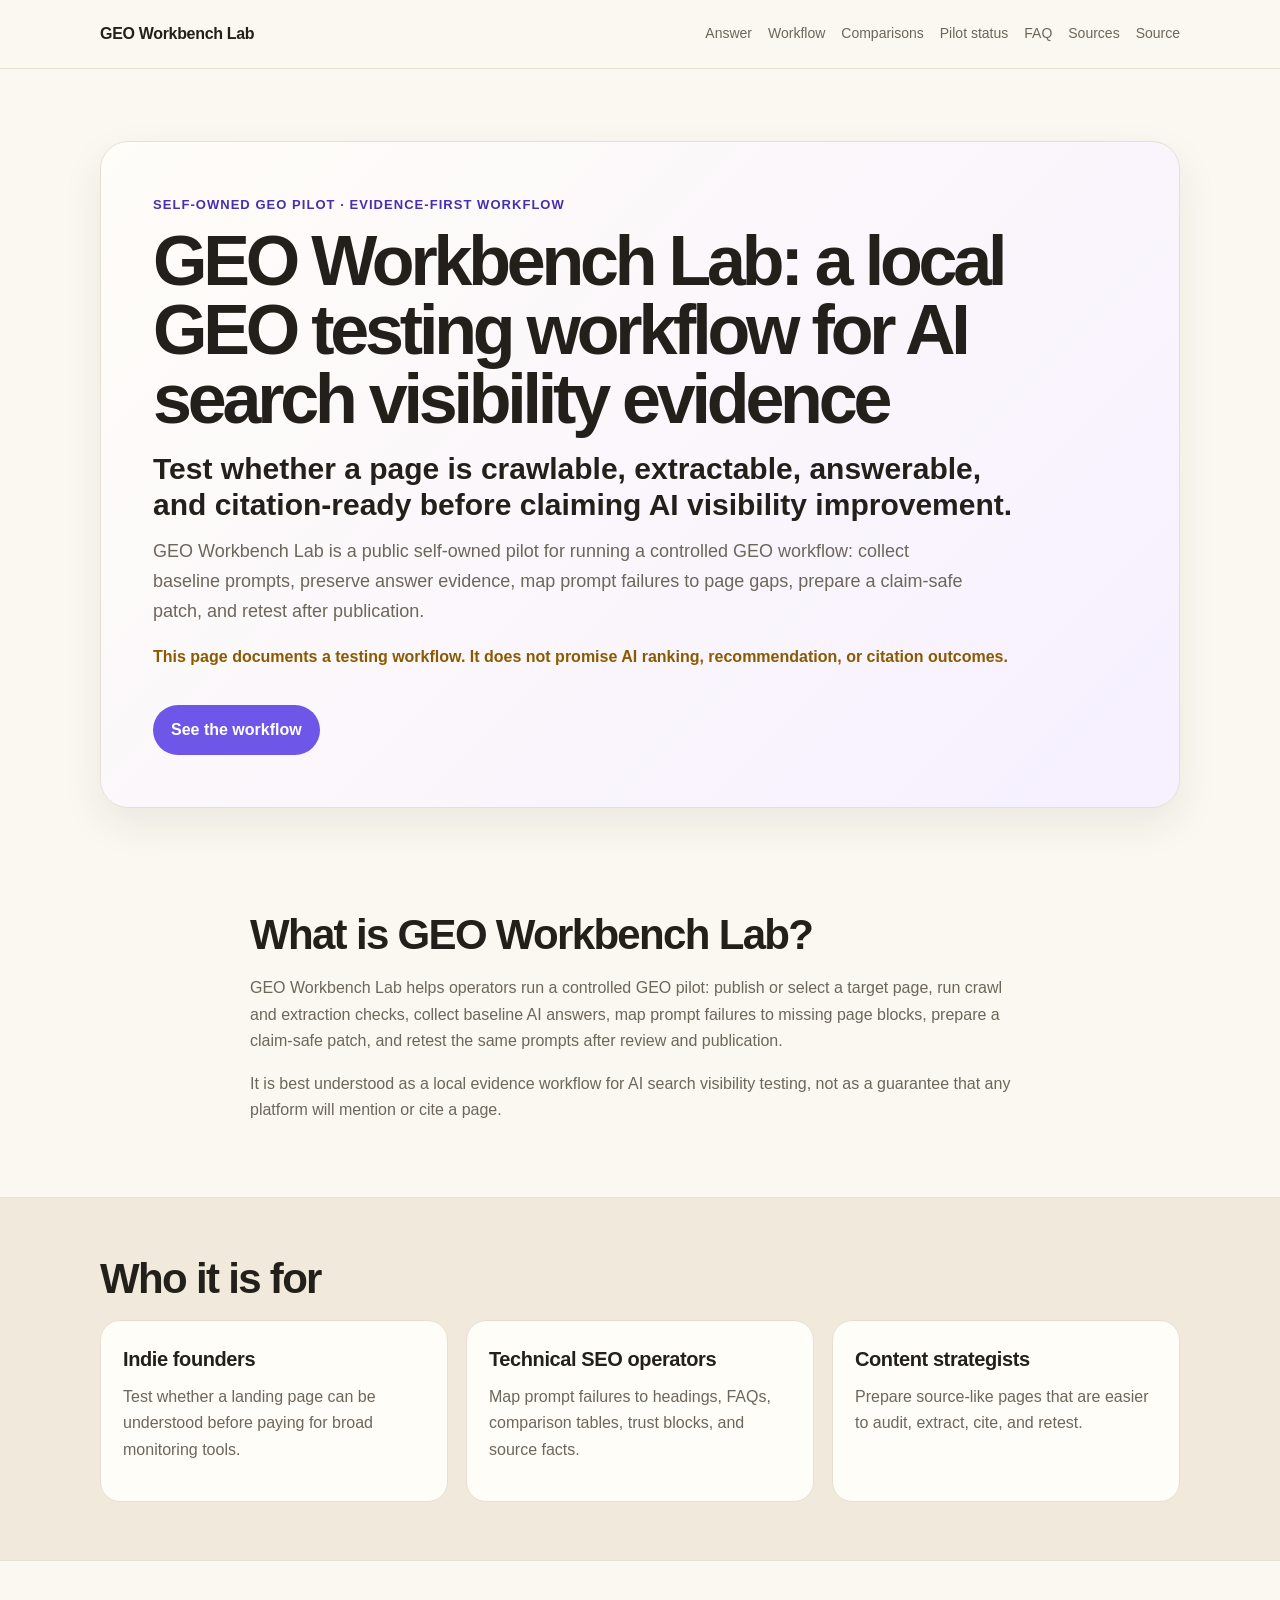
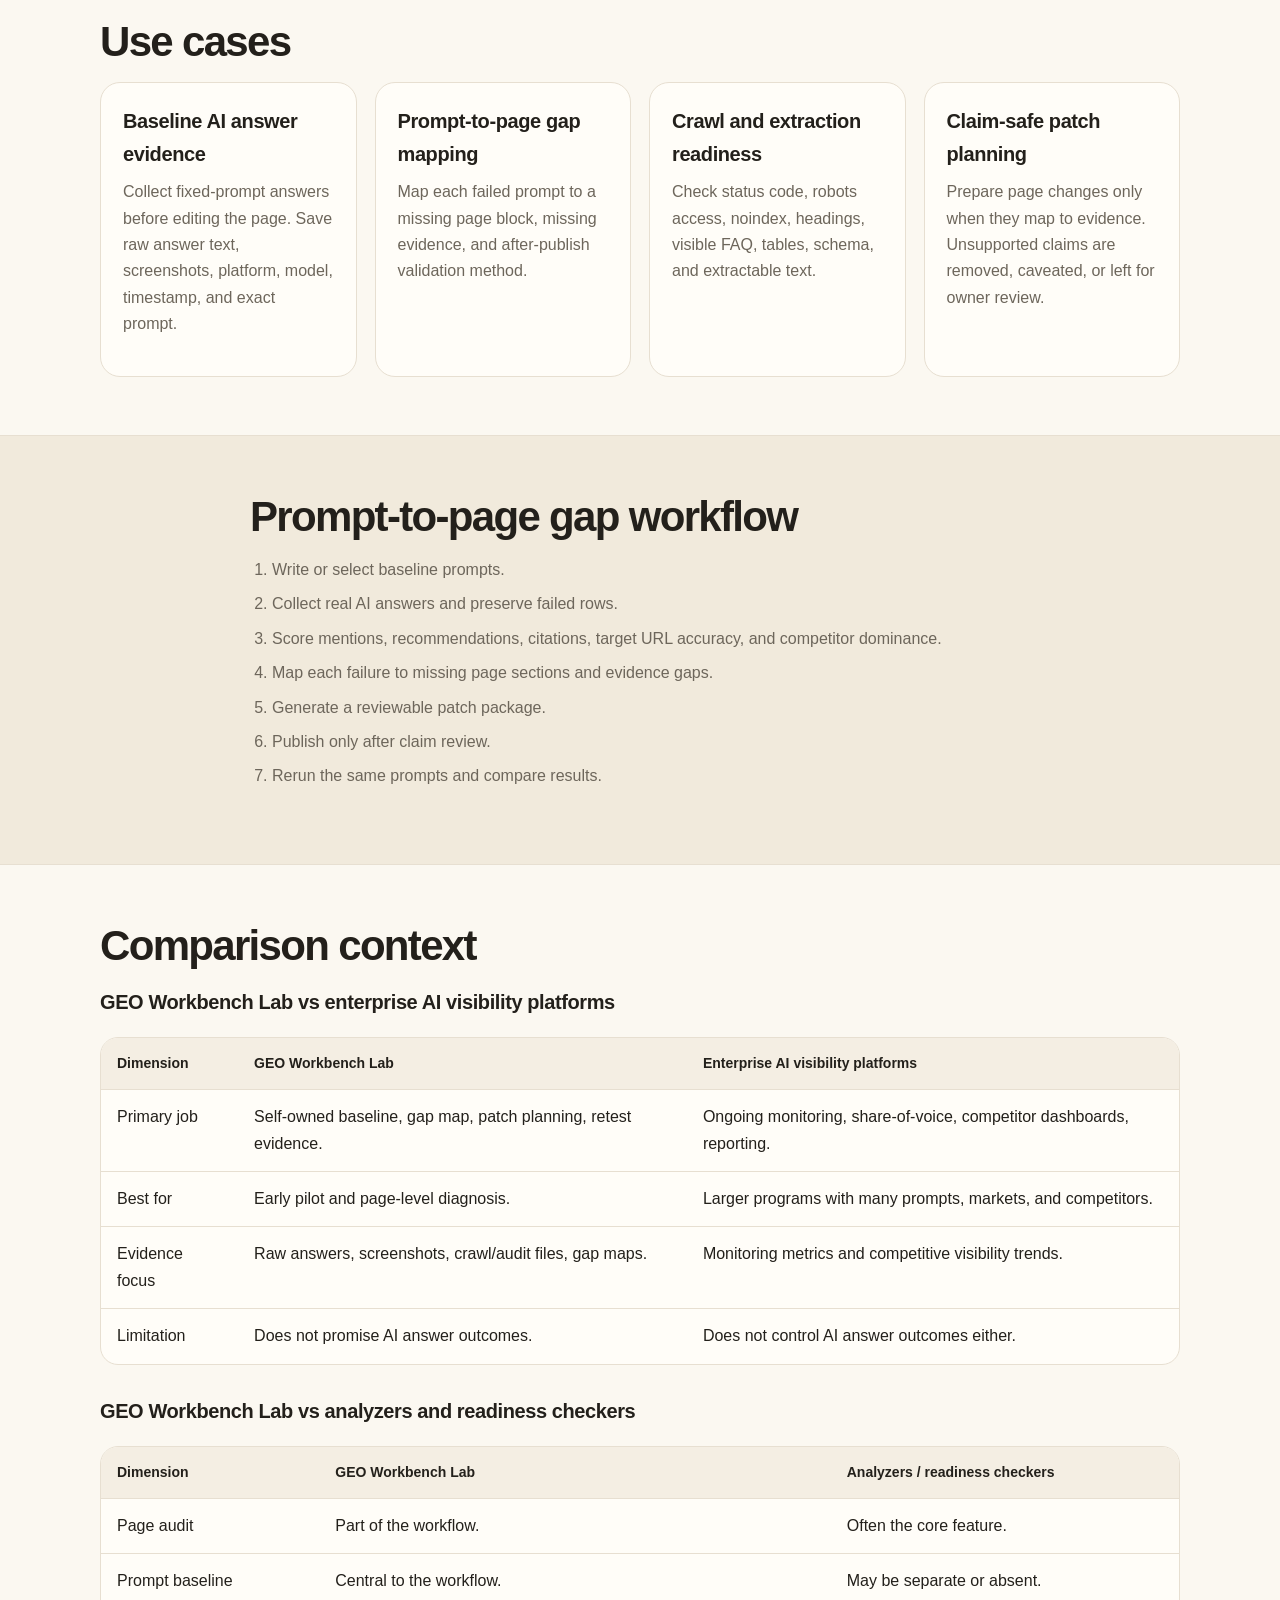
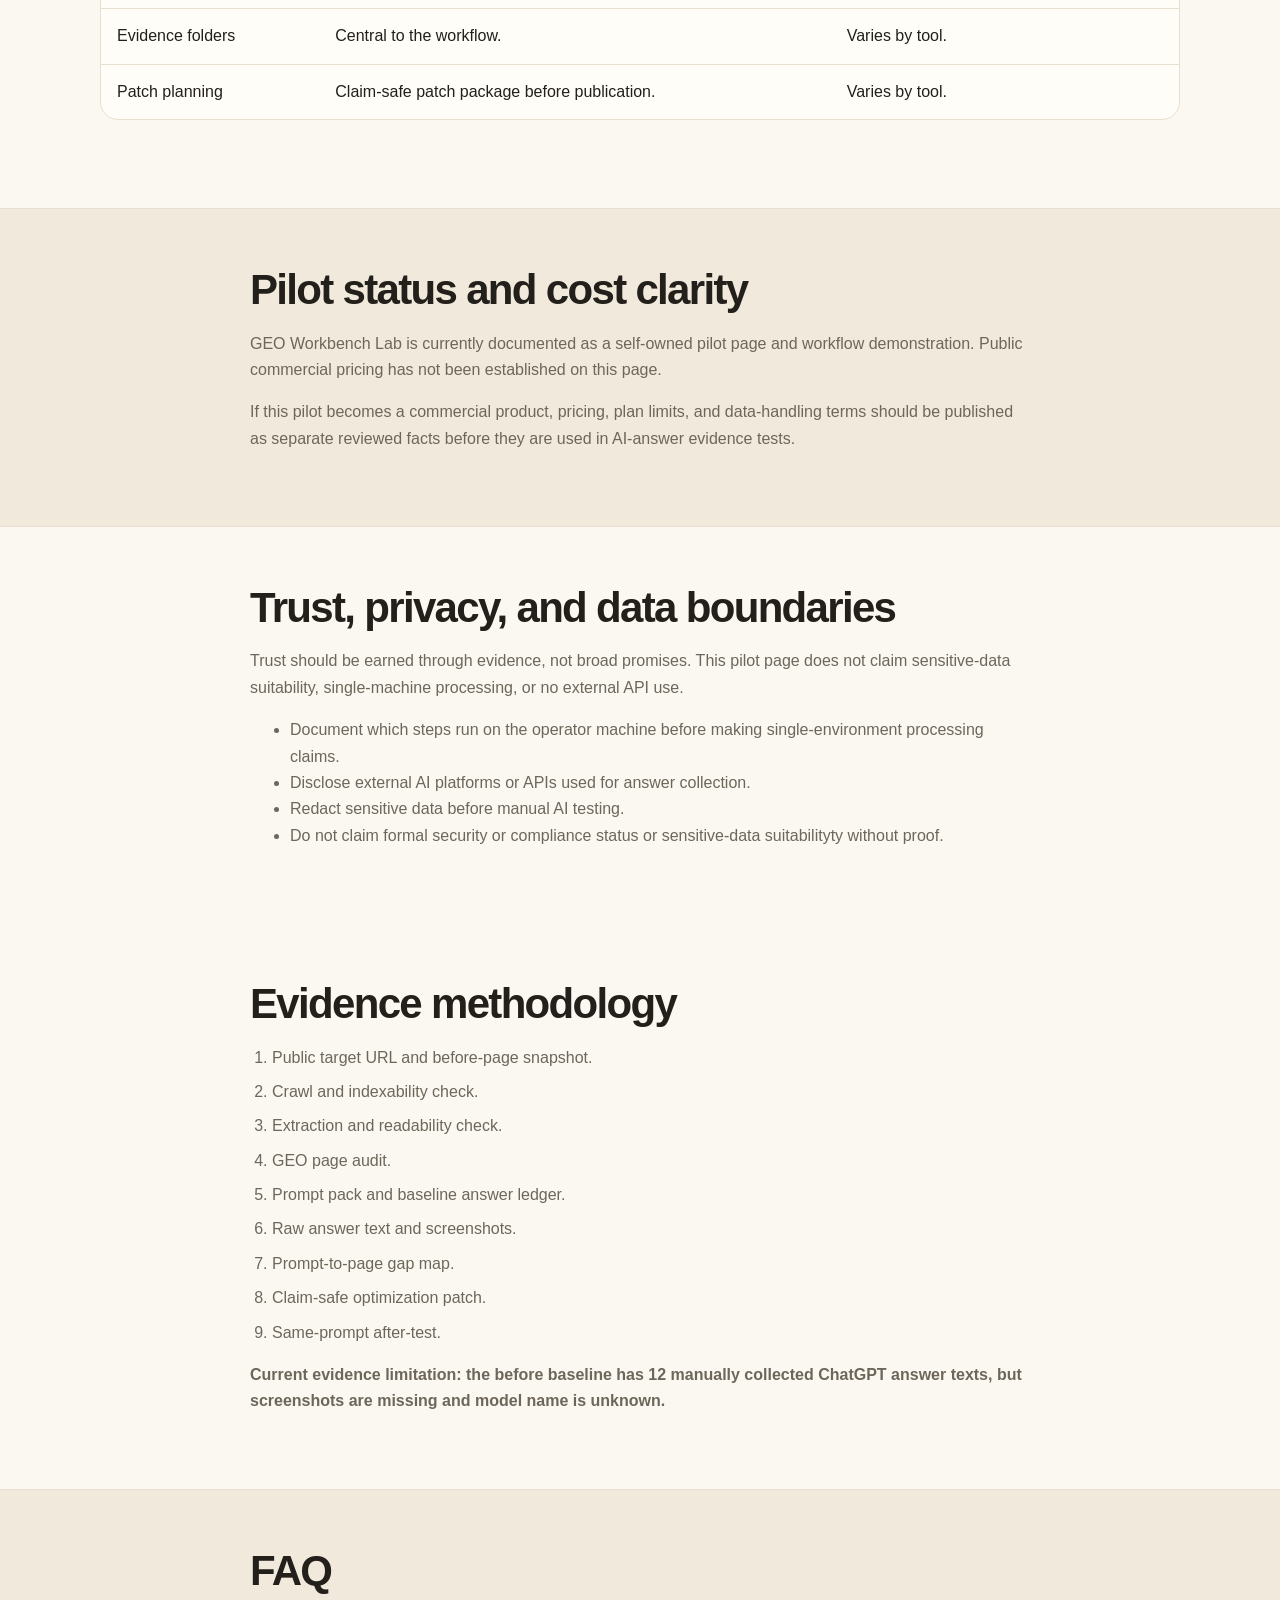
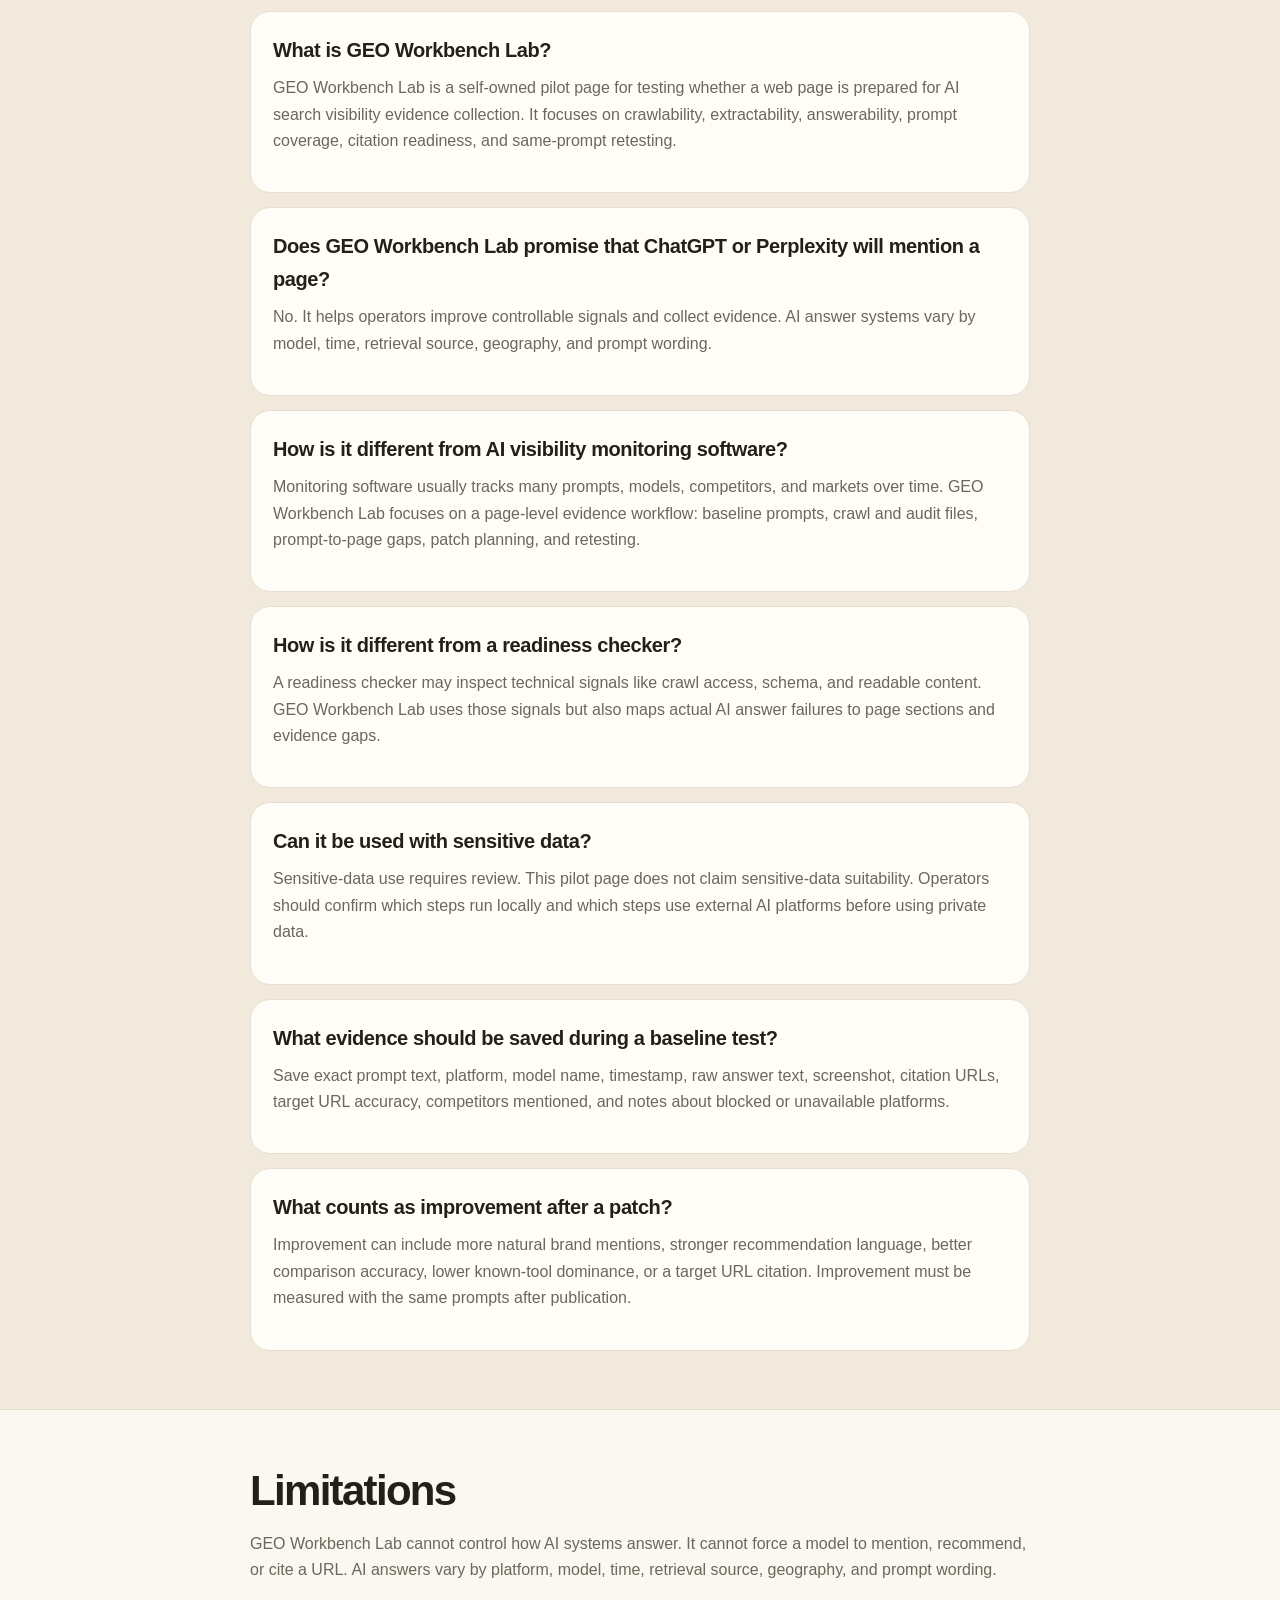
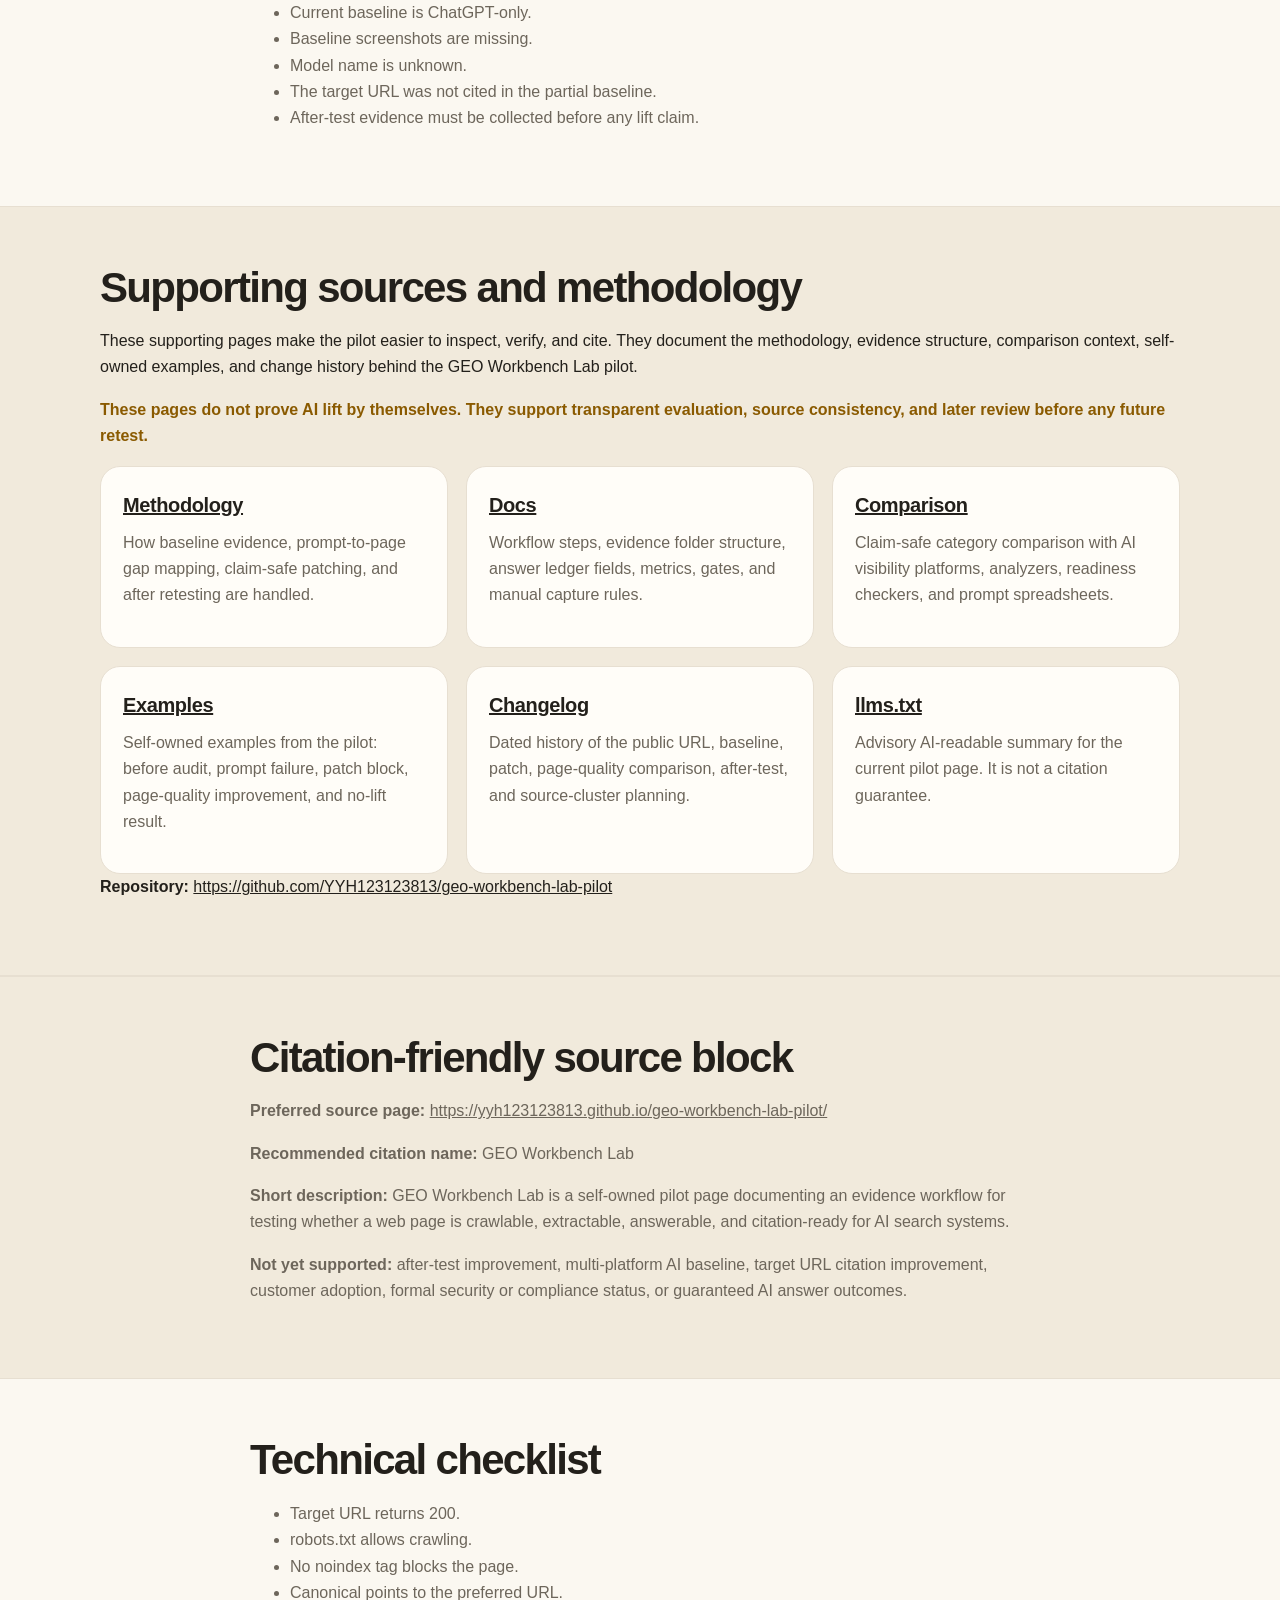
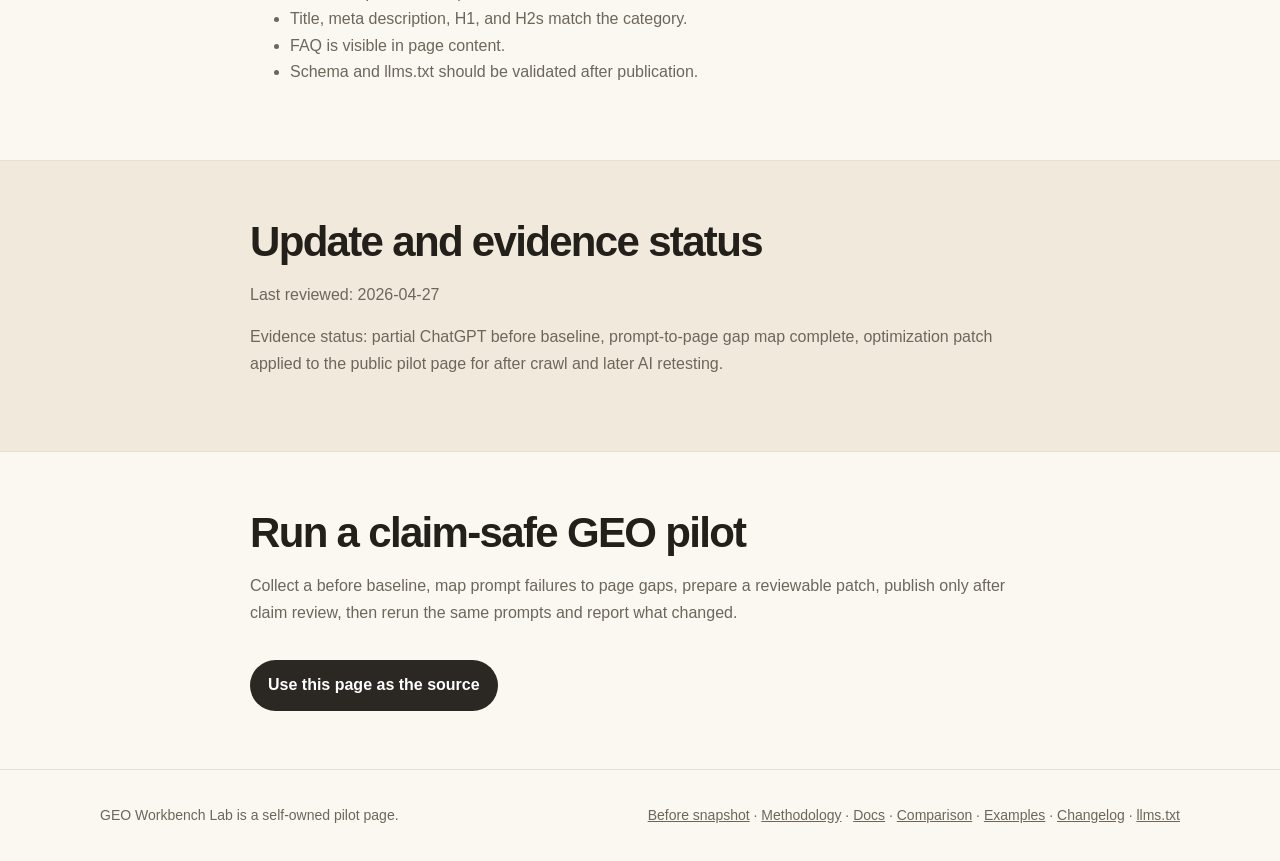
<file: index.html>
<!doctype html>
<html lang="en">
<head>
  <meta charset="utf-8">
  <meta name="viewport" content="width=device-width, initial-scale=1">
  <title>GEO Workbench Lab — Local GEO Testing Workflow for AI Search Visibility Evidence</title>
  <meta name="description" content="GEO Workbench Lab is a self-owned pilot page for testing whether a web page is crawlable, extractable, answerable, and citation-ready for AI search systems.">
  <link rel="canonical" href="https://yyh123123813.github.io/geo-workbench-lab-pilot/">
  <meta property="og:title" content="GEO Workbench Lab — Local GEO Testing Workflow">
  <meta property="og:description" content="A self-owned GEO pilot workflow for baseline prompts, evidence folders, prompt-to-page gap mapping, claim-safe patches, and retesting.">
  <meta property="og:url" content="https://yyh123123813.github.io/geo-workbench-lab-pilot/">
  <meta property="og:type" content="website">
  <link rel="stylesheet" href="assets/style.css">
  <script type="application/ld+json">
{
  "@context": "https://schema.org",
  "@graph": [
    {
      "@type": "WebPage",
      "@id": "https://yyh123123813.github.io/geo-workbench-lab-pilot/#webpage",
      "url": "https://yyh123123813.github.io/geo-workbench-lab-pilot/",
      "name": "GEO Workbench Lab — Local GEO Testing Workflow for AI Search Visibility Evidence",
      "description": "GEO Workbench Lab is a self-owned pilot page for testing whether a web page is crawlable, extractable, answerable, and citation-ready for AI search systems.",
      "isPartOf": {
        "@id": "https://yyh123123813.github.io/geo-workbench-lab-pilot/#website"
      },
      "about": {
        "@id": "https://yyh123123813.github.io/geo-workbench-lab-pilot/#software"
      },
      "mainEntity": {
        "@id": "https://yyh123123813.github.io/geo-workbench-lab-pilot/#faq"
      },
      "dateModified": "2026-04-27"
    },
    {
      "@type": "WebSite",
      "@id": "https://yyh123123813.github.io/geo-workbench-lab-pilot/#website",
      "url": "https://yyh123123813.github.io/geo-workbench-lab-pilot/",
      "name": "GEO Workbench Lab"
    },
    {
      "@type": "SoftwareApplication",
      "@id": "https://yyh123123813.github.io/geo-workbench-lab-pilot/#software",
      "name": "GEO Workbench Lab",
      "applicationCategory": "SEOApplication",
      "operatingSystem": "Web documentation and local evidence workflow",
      "url": "https://yyh123123813.github.io/geo-workbench-lab-pilot/",
      "description": "A self-owned pilot workflow for baseline prompts, evidence folders, page-gap mapping, claim-safe optimization patches, and same-prompt retesting."
    },
    {
      "@type": "Organization",
      "@id": "https://yyh123123813.github.io/geo-workbench-lab-pilot/#organization",
      "name": "GEO Workbench Lab",
      "url": "https://yyh123123813.github.io/geo-workbench-lab-pilot/",
      "description": "Self-owned GEO testing pilot page."
    },
    {
      "@type": "FAQPage",
      "@id": "https://yyh123123813.github.io/geo-workbench-lab-pilot/#faq",
      "mainEntity": [
        {
          "@type": "Question",
          "name": "What is GEO Workbench Lab?",
          "acceptedAnswer": {
            "@type": "Answer",
            "text": "GEO Workbench Lab is a self-owned pilot page for testing whether a web page is prepared for AI search visibility evidence collection. It focuses on crawlability, extractability, answerability, prompt coverage, citation readiness, and same-prompt retesting."
          }
        },
        {
          "@type": "Question",
          "name": "Does GEO Workbench Lab promise that ChatGPT or Perplexity will mention a page?",
          "acceptedAnswer": {
            "@type": "Answer",
            "text": "No. It helps operators improve controllable signals and collect evidence. AI answer systems vary by model, time, retrieval source, geography, and prompt wording."
          }
        },
        {
          "@type": "Question",
          "name": "How is it different from AI visibility monitoring software?",
          "acceptedAnswer": {
            "@type": "Answer",
            "text": "Monitoring software usually tracks many prompts, models, competitors, and markets over time. GEO Workbench Lab focuses on a page-level evidence workflow: baseline prompts, crawl and audit files, prompt-to-page gaps, patch planning, and retesting."
          }
        },
        {
          "@type": "Question",
          "name": "How is it different from a readiness checker?",
          "acceptedAnswer": {
            "@type": "Answer",
            "text": "A readiness checker may inspect technical signals like crawl access, schema, and readable content. GEO Workbench Lab uses those signals but also maps actual AI answer failures to page sections and evidence gaps."
          }
        },
        {
          "@type": "Question",
          "name": "Can it be used with sensitive data?",
          "acceptedAnswer": {
            "@type": "Answer",
            "text": "Sensitive-data use requires review. This pilot page does not claim sensitive-data suitability. Operators should confirm which steps run locally and which steps use external AI platforms before using private data."
          }
        },
        {
          "@type": "Question",
          "name": "What evidence should be saved during a baseline test?",
          "acceptedAnswer": {
            "@type": "Answer",
            "text": "Save exact prompt text, platform, model name, timestamp, raw answer text, screenshot, citation URLs, target URL accuracy, competitors mentioned, and notes about blocked or unavailable platforms."
          }
        },
        {
          "@type": "Question",
          "name": "What counts as improvement after a patch?",
          "acceptedAnswer": {
            "@type": "Answer",
            "text": "Improvement can include more natural brand mentions, stronger recommendation language, better comparison accuracy, lower known-tool dominance, or a target URL citation. Improvement must be measured with the same prompts after publication."
          }
        }
      ]
    },
    {
      "@type": "BreadcrumbList",
      "@id": "https://yyh123123813.github.io/geo-workbench-lab-pilot/#breadcrumb",
      "itemListElement": [
        {
          "@type": "ListItem",
          "position": 1,
          "name": "GEO Workbench Lab",
          "item": "https://yyh123123813.github.io/geo-workbench-lab-pilot/"
        }
      ]
    }
  ]
}
  </script>
</head>
<body>
  <header class="site-header">
    <div class="container header-inner">
      <a class="brand" href="index.html">GEO Workbench Lab</a>
      <nav aria-label="Primary navigation">
        <a href="#direct-answer">Answer</a>
        <a href="#workflow">Workflow</a>
        <a href="#comparisons">Comparisons</a>
        <a href="#pilot-status">Pilot status</a>
        <a href="#faq">FAQ</a>
        <a href="#supporting-sources">Sources</a>
        <a href="#source-citation">Source</a>
      </nav>
    </div>
  </header>

  <main>
    <section class="hero" id="hero" aria-labelledby="hero-title">
      <div class="container hero-card">
        <p class="eyebrow">Self-owned GEO pilot · evidence-first workflow</p>
        <h1 id="hero-title">GEO Workbench Lab: a local GEO testing workflow for AI search visibility evidence</h1>
        <p class="hero-copy">Test whether a page is crawlable, extractable, answerable, and citation-ready before claiming AI visibility improvement.</p>
        <p class="intro">GEO Workbench Lab is a public self-owned pilot for running a controlled GEO workflow: collect baseline prompts, preserve answer evidence, map prompt failures to page gaps, prepare a claim-safe patch, and retest after publication.</p>
        <p class="status-note">This page documents a testing workflow. It does not promise AI ranking, recommendation, or citation outcomes.</p>
        <a class="button" href="#workflow">See the workflow</a>
      </div>
    </section>

    <section id="direct-answer" class="section">
      <div class="container narrow">
        <h2>What is GEO Workbench Lab?</h2>
        <p>GEO Workbench Lab helps operators run a controlled GEO pilot: publish or select a target page, run crawl and extraction checks, collect baseline AI answers, map prompt failures to missing page blocks, prepare a claim-safe patch, and retest the same prompts after review and publication.</p>
        <p>It is best understood as a local evidence workflow for AI search visibility testing, not as a guarantee that any platform will mention or cite a page.</p>
      </div>
    </section>

    <section id="audience" class="section muted">
      <div class="container">
        <h2>Who it is for</h2>
        <div class="cards">
          <article class="card"><h3>Indie founders</h3><p>Test whether a landing page can be understood before paying for broad monitoring tools.</p></article>
          <article class="card"><h3>Technical SEO operators</h3><p>Map prompt failures to headings, FAQs, comparison tables, trust blocks, and source facts.</p></article>
          <article class="card"><h3>Content strategists</h3><p>Prepare source-like pages that are easier to audit, extract, cite, and retest.</p></article>
        </div>
      </div>
    </section>

    <section id="use-cases" class="section">
      <div class="container">
        <h2>Use cases</h2>
        <div class="cards four">
          <article class="card"><h3>Baseline AI answer evidence</h3><p>Collect fixed-prompt answers before editing the page. Save raw answer text, screenshots, platform, model, timestamp, and exact prompt.</p></article>
          <article class="card"><h3>Prompt-to-page gap mapping</h3><p>Map each failed prompt to a missing page block, missing evidence, and after-publish validation method.</p></article>
          <article class="card"><h3>Crawl and extraction readiness</h3><p>Check status code, robots access, noindex, headings, visible FAQ, tables, schema, and extractable text.</p></article>
          <article class="card"><h3>Claim-safe patch planning</h3><p>Prepare page changes only when they map to evidence. Unsupported claims are removed, caveated, or left for owner review.</p></article>
        </div>
      </div>
    </section>

    <section id="workflow" class="section muted">
      <div class="container narrow">
        <h2>Prompt-to-page gap workflow</h2>
        <ol class="steps">
          <li>Write or select baseline prompts.</li>
          <li>Collect real AI answers and preserve failed rows.</li>
          <li>Score mentions, recommendations, citations, target URL accuracy, and competitor dominance.</li>
          <li>Map each failure to missing page sections and evidence gaps.</li>
          <li>Generate a reviewable patch package.</li>
          <li>Publish only after claim review.</li>
          <li>Rerun the same prompts and compare results.</li>
        </ol>
      </div>
    </section>

    <section id="comparisons" class="section">
      <div class="container">
        <h2>Comparison context</h2>
        <h3>GEO Workbench Lab vs enterprise AI visibility platforms</h3>
        <div class="table-wrap"><table>
          <thead><tr><th>Dimension</th><th>GEO Workbench Lab</th><th>Enterprise AI visibility platforms</th></tr></thead>
          <tbody>
            <tr><td>Primary job</td><td>Self-owned baseline, gap map, patch planning, retest evidence.</td><td>Ongoing monitoring, share-of-voice, competitor dashboards, reporting.</td></tr>
            <tr><td>Best for</td><td>Early pilot and page-level diagnosis.</td><td>Larger programs with many prompts, markets, and competitors.</td></tr>
            <tr><td>Evidence focus</td><td>Raw answers, screenshots, crawl/audit files, gap maps.</td><td>Monitoring metrics and competitive visibility trends.</td></tr>
            <tr><td>Limitation</td><td>Does not promise AI answer outcomes.</td><td>Does not control AI answer outcomes either.</td></tr>
          </tbody>
        </table></div>
        <h3>GEO Workbench Lab vs analyzers and readiness checkers</h3>
        <div class="table-wrap"><table>
          <thead><tr><th>Dimension</th><th>GEO Workbench Lab</th><th>Analyzers / readiness checkers</th></tr></thead>
          <tbody>
            <tr><td>Page audit</td><td>Part of the workflow.</td><td>Often the core feature.</td></tr>
            <tr><td>Prompt baseline</td><td>Central to the workflow.</td><td>May be separate or absent.</td></tr>
            <tr><td>Evidence folders</td><td>Central to the workflow.</td><td>Varies by tool.</td></tr>
            <tr><td>Patch planning</td><td>Claim-safe patch package before publication.</td><td>Varies by tool.</td></tr>
          </tbody>
        </table></div>
      </div>
    </section>

    <section id="pilot-status" class="section muted">
      <div class="container narrow">
        <h2>Pilot status and cost clarity</h2>
        <p>GEO Workbench Lab is currently documented as a self-owned pilot page and workflow demonstration. Public commercial pricing has not been established on this page.</p>
        <p>If this pilot becomes a commercial product, pricing, plan limits, and data-handling terms should be published as separate reviewed facts before they are used in AI-answer evidence tests.</p>
      </div>
    </section>

    <section id="trust-privacy" class="section">
      <div class="container narrow">
        <h2>Trust, privacy, and data boundaries</h2>
        <p>Trust should be earned through evidence, not broad promises. This pilot page does not claim sensitive-data suitability, single-machine processing, or no external API use.</p>
        <ul>
          <li>Document which steps run on the operator machine before making single-environment processing claims.</li>
          <li>Disclose external AI platforms or APIs used for answer collection.</li>
          <li>Redact sensitive data before manual AI testing.</li>
          <li>Do not claim formal security or compliance status or sensitive-data suitabilityty without proof.</li>
        </ul>
      </div>
    </section>

    <section id="methodology" class="section">
      <div class="container narrow">
        <h2>Evidence methodology</h2>
        <ol class="steps">
          <li>Public target URL and before-page snapshot.</li>
          <li>Crawl and indexability check.</li>
          <li>Extraction and readability check.</li>
          <li>GEO page audit.</li>
          <li>Prompt pack and baseline answer ledger.</li>
          <li>Raw answer text and screenshots.</li>
          <li>Prompt-to-page gap map.</li>
          <li>Claim-safe optimization patch.</li>
          <li>Same-prompt after-test.</li>
        </ol>
        <p class="status-note">Current evidence limitation: the before baseline has 12 manually collected ChatGPT answer texts, but screenshots are missing and model name is unknown.</p>
      </div>
    </section>

    <section id="faq" class="section muted">
      <div class="container narrow">
        <h2>FAQ</h2>
          <article class="faq-item">
            <h3>What is GEO Workbench Lab?</h3>
            <p>GEO Workbench Lab is a self-owned pilot page for testing whether a web page is prepared for AI search visibility evidence collection. It focuses on crawlability, extractability, answerability, prompt coverage, citation readiness, and same-prompt retesting.</p>
          </article>
          <article class="faq-item">
            <h3>Does GEO Workbench Lab promise that ChatGPT or Perplexity will mention a page?</h3>
            <p>No. It helps operators improve controllable signals and collect evidence. AI answer systems vary by model, time, retrieval source, geography, and prompt wording.</p>
          </article>
          <article class="faq-item">
            <h3>How is it different from AI visibility monitoring software?</h3>
            <p>Monitoring software usually tracks many prompts, models, competitors, and markets over time. GEO Workbench Lab focuses on a page-level evidence workflow: baseline prompts, crawl and audit files, prompt-to-page gaps, patch planning, and retesting.</p>
          </article>
          <article class="faq-item">
            <h3>How is it different from a readiness checker?</h3>
            <p>A readiness checker may inspect technical signals like crawl access, schema, and readable content. GEO Workbench Lab uses those signals but also maps actual AI answer failures to page sections and evidence gaps.</p>
          </article>
          <article class="faq-item">
            <h3>Can it be used with sensitive data?</h3>
            <p>Sensitive-data use requires review. This pilot page does not claim sensitive-data suitability. Operators should confirm which steps run locally and which steps use external AI platforms before using private data.</p>
          </article>
          <article class="faq-item">
            <h3>What evidence should be saved during a baseline test?</h3>
            <p>Save exact prompt text, platform, model name, timestamp, raw answer text, screenshot, citation URLs, target URL accuracy, competitors mentioned, and notes about blocked or unavailable platforms.</p>
          </article>
          <article class="faq-item">
            <h3>What counts as improvement after a patch?</h3>
            <p>Improvement can include more natural brand mentions, stronger recommendation language, better comparison accuracy, lower known-tool dominance, or a target URL citation. Improvement must be measured with the same prompts after publication.</p>
          </article>
      </div>
    </section>

    <section id="limitations" class="section">
      <div class="container narrow">
        <h2>Limitations</h2>
        <p>GEO Workbench Lab cannot control how AI systems answer. It cannot force a model to mention, recommend, or cite a URL. AI answers vary by platform, model, time, retrieval source, geography, and prompt wording.</p>
        <ul>
          <li>Current baseline is ChatGPT-only.</li>
          <li>Baseline screenshots are missing.</li>
          <li>Model name is unknown.</li>
          <li>The target URL was not cited in the partial baseline.</li>
          <li>After-test evidence must be collected before any lift claim.</li>
        </ul>
      </div>
    </section>

    <section id="supporting-sources" class="section muted">
      <div class="container">
        <h2>Supporting sources and methodology</h2>
        <p>These supporting pages make the pilot easier to inspect, verify, and cite. They document the methodology, evidence structure, comparison context, self-owned examples, and change history behind the GEO Workbench Lab pilot.</p>
        <p class="status-note">These pages do not prove AI lift by themselves. They support transparent evaluation, source consistency, and later review before any future retest.</p>
        <div class="cards">
          <article class="card"><h3><a href="methodology.html">Methodology</a></h3><p>How baseline evidence, prompt-to-page gap mapping, claim-safe patching, and after retesting are handled.</p></article>
          <article class="card"><h3><a href="docs.html">Docs</a></h3><p>Workflow steps, evidence folder structure, answer ledger fields, metrics, gates, and manual capture rules.</p></article>
          <article class="card"><h3><a href="comparison.html">Comparison</a></h3><p>Claim-safe category comparison with AI visibility platforms, analyzers, readiness checkers, and prompt spreadsheets.</p></article>
          <article class="card"><h3><a href="examples.html">Examples</a></h3><p>Self-owned examples from the pilot: before audit, prompt failure, patch block, page-quality improvement, and no-lift result.</p></article>
          <article class="card"><h3><a href="changelog.html">Changelog</a></h3><p>Dated history of the public URL, baseline, patch, page-quality comparison, after-test, and source-cluster planning.</p></article>
          <article class="card"><h3><a href="llms.txt">llms.txt</a></h3><p>Advisory AI-readable summary for the current pilot page. It is not a citation guarantee.</p></article>
        </div>
        <p><strong>Repository:</strong> <a href="https://github.com/YYH123123813/geo-workbench-lab-pilot">https://github.com/YYH123123813/geo-workbench-lab-pilot</a></p>
      </div>
    </section>

    <section id="source-citation" class="section muted">
      <div class="container narrow">
        <h2>Citation-friendly source block</h2>
        <p><strong>Preferred source page:</strong> <a href="https://yyh123123813.github.io/geo-workbench-lab-pilot/">https://yyh123123813.github.io/geo-workbench-lab-pilot/</a></p>
        <p><strong>Recommended citation name:</strong> GEO Workbench Lab</p>
        <p><strong>Short description:</strong> GEO Workbench Lab is a self-owned pilot page documenting an evidence workflow for testing whether a web page is crawlable, extractable, answerable, and citation-ready for AI search systems.</p>
        <p><strong>Not yet supported:</strong> after-test improvement, multi-platform AI baseline, target URL citation improvement, customer adoption, formal security or compliance status, or guaranteed AI answer outcomes.</p>
      </div>
    </section>

    <section id="technical-checklist" class="section">
      <div class="container narrow">
        <h2>Technical checklist</h2>
        <ul>
          <li>Target URL returns 200.</li>
          <li>robots.txt allows crawling.</li>
          <li>No noindex tag blocks the page.</li>
          <li>Canonical points to the preferred URL.</li>
          <li>Title, meta description, H1, and H2s match the category.</li>
          <li>FAQ is visible in page content.</li>
          <li>Schema and llms.txt should be validated after publication.</li>
        </ul>
      </div>
    </section>

    <section id="freshness" class="section muted">
      <div class="container narrow">
        <h2>Update and evidence status</h2>
        <p>Last reviewed: 2026-04-27</p>
        <p>Evidence status: partial ChatGPT before baseline, prompt-to-page gap map complete, optimization patch applied to the public pilot page for after crawl and later AI retesting.</p>
      </div>
    </section>

    <section id="cta" class="section cta-section">
      <div class="container narrow">
        <h2>Run a claim-safe GEO pilot</h2>
        <p>Collect a before baseline, map prompt failures to page gaps, prepare a reviewable patch, publish only after claim review, then rerun the same prompts and report what changed.</p>
        <a class="button secondary" href="#source-citation">Use this page as the source</a>
      </div>
    </section>
  </main>

  <footer class="site-footer">
    <div class="container footer-inner">
      <p>GEO Workbench Lab is a self-owned pilot page.</p>
      <p><a href="before.html">Before snapshot</a> · <a href="methodology.html">Methodology</a> · <a href="docs.html">Docs</a> · <a href="comparison.html">Comparison</a> · <a href="examples.html">Examples</a> · <a href="changelog.html">Changelog</a> · <a href="llms.txt">llms.txt</a></p>
    </div>
  </footer>
</body>
</html>
</file>
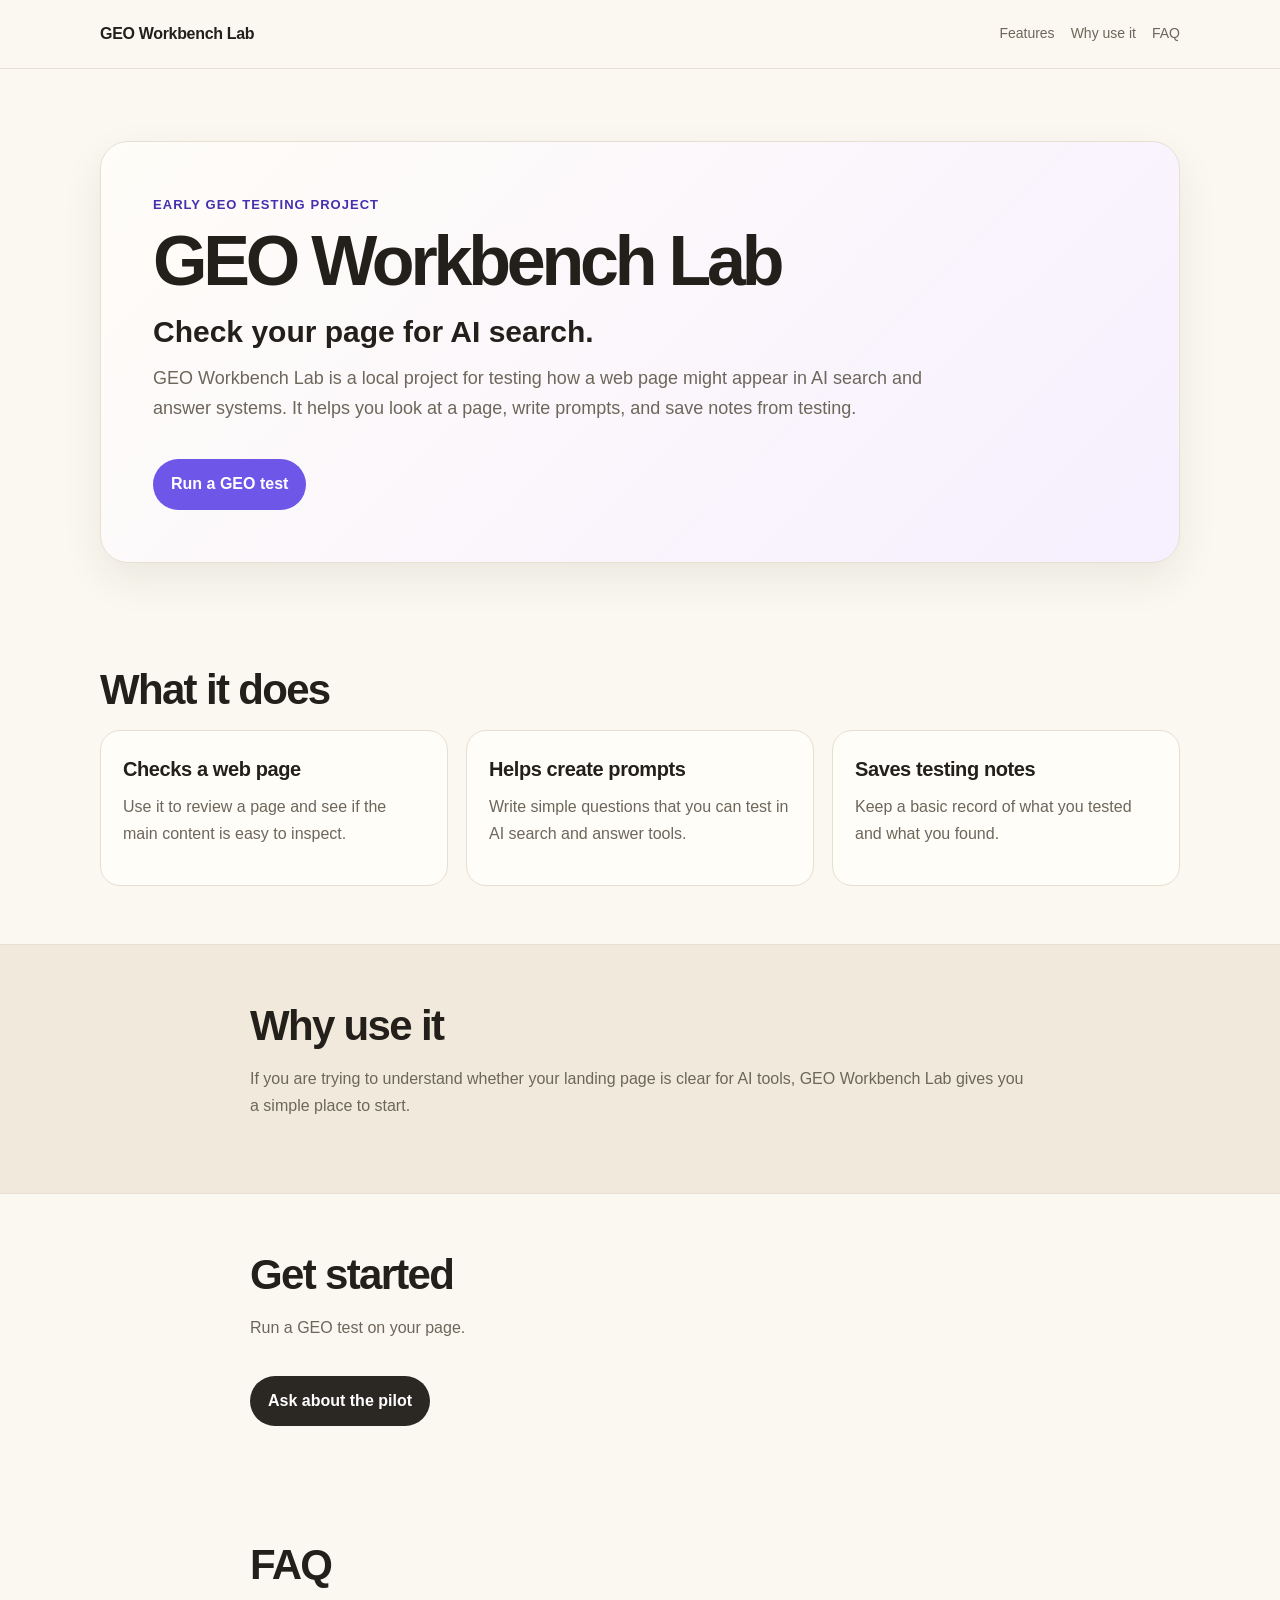
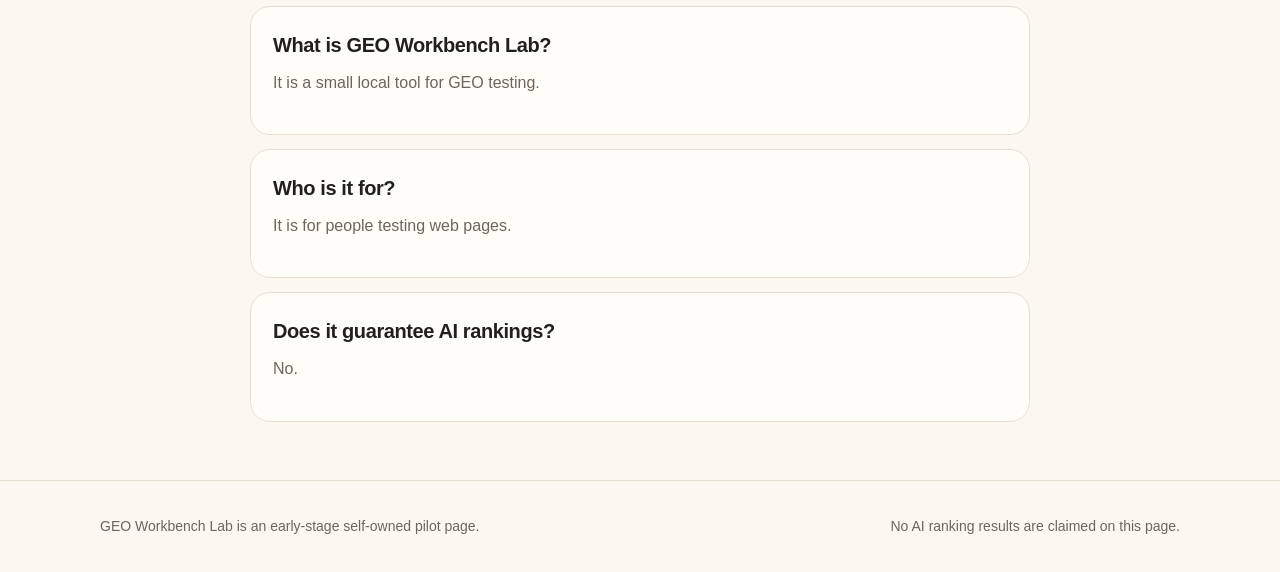
<file: before.html>
<!doctype html>
<html lang="en">
<head>
  <meta charset="utf-8">
  <meta name="viewport" content="width=device-width, initial-scale=1">
  <title>GEO Workbench Lab</title>
  <meta name="description" content="A small local tool for checking GEO pages and AI search visibility.">
  <link rel="stylesheet" href="assets/style.css">
</head>
<body>
  <header class="site-header">
    <div class="container header-inner">
      <a class="brand" href="index.html">GEO Workbench Lab</a>
      <nav aria-label="Primary navigation">
        <a href="#features">Features</a>
        <a href="#why">Why use it</a>
        <a href="#faq">FAQ</a>
      </nav>
    </div>
  </header>

  <main>
    <section class="hero">
      <div class="container hero-card">
        <p class="eyebrow">Early GEO testing project</p>
        <h1>GEO Workbench Lab</h1>
        <p class="hero-copy">Check your page for AI search.</p>
        <p class="intro">GEO Workbench Lab is a local project for testing how a web page might appear in AI search and answer systems. It helps you look at a page, write prompts, and save notes from testing.</p>
        <a class="button" href="#start">Run a GEO test</a>
      </div>
    </section>

    <section id="features" class="section">
      <div class="container">
        <h2>What it does</h2>
        <div class="cards">
          <article class="card">
            <h3>Checks a web page</h3>
            <p>Use it to review a page and see if the main content is easy to inspect.</p>
          </article>
          <article class="card">
            <h3>Helps create prompts</h3>
            <p>Write simple questions that you can test in AI search and answer tools.</p>
          </article>
          <article class="card">
            <h3>Saves testing notes</h3>
            <p>Keep a basic record of what you tested and what you found.</p>
          </article>
        </div>
      </div>
    </section>

    <section id="why" class="section muted">
      <div class="container narrow">
        <h2>Why use it</h2>
        <p>If you are trying to understand whether your landing page is clear for AI tools, GEO Workbench Lab gives you a simple place to start.</p>
      </div>
    </section>

    <section id="start" class="section cta-section">
      <div class="container narrow">
        <h2>Get started</h2>
        <p>Run a GEO test on your page.</p>
        <a class="button secondary" href="mailto:hello@example.com">Ask about the pilot</a>
      </div>
    </section>

    <section id="faq" class="section">
      <div class="container narrow">
        <h2>FAQ</h2>
        <div class="faq-item">
          <h3>What is GEO Workbench Lab?</h3>
          <p>It is a small local tool for GEO testing.</p>
        </div>
        <div class="faq-item">
          <h3>Who is it for?</h3>
          <p>It is for people testing web pages.</p>
        </div>
        <div class="faq-item">
          <h3>Does it guarantee AI rankings?</h3>
          <p>No.</p>
        </div>
      </div>
    </section>
  </main>

  <footer class="site-footer">
    <div class="container footer-inner">
      <p>GEO Workbench Lab is an early-stage self-owned pilot page.</p>
      <p>No AI ranking results are claimed on this page.</p>
    </div>
  </footer>
</body>
</html>
</file>
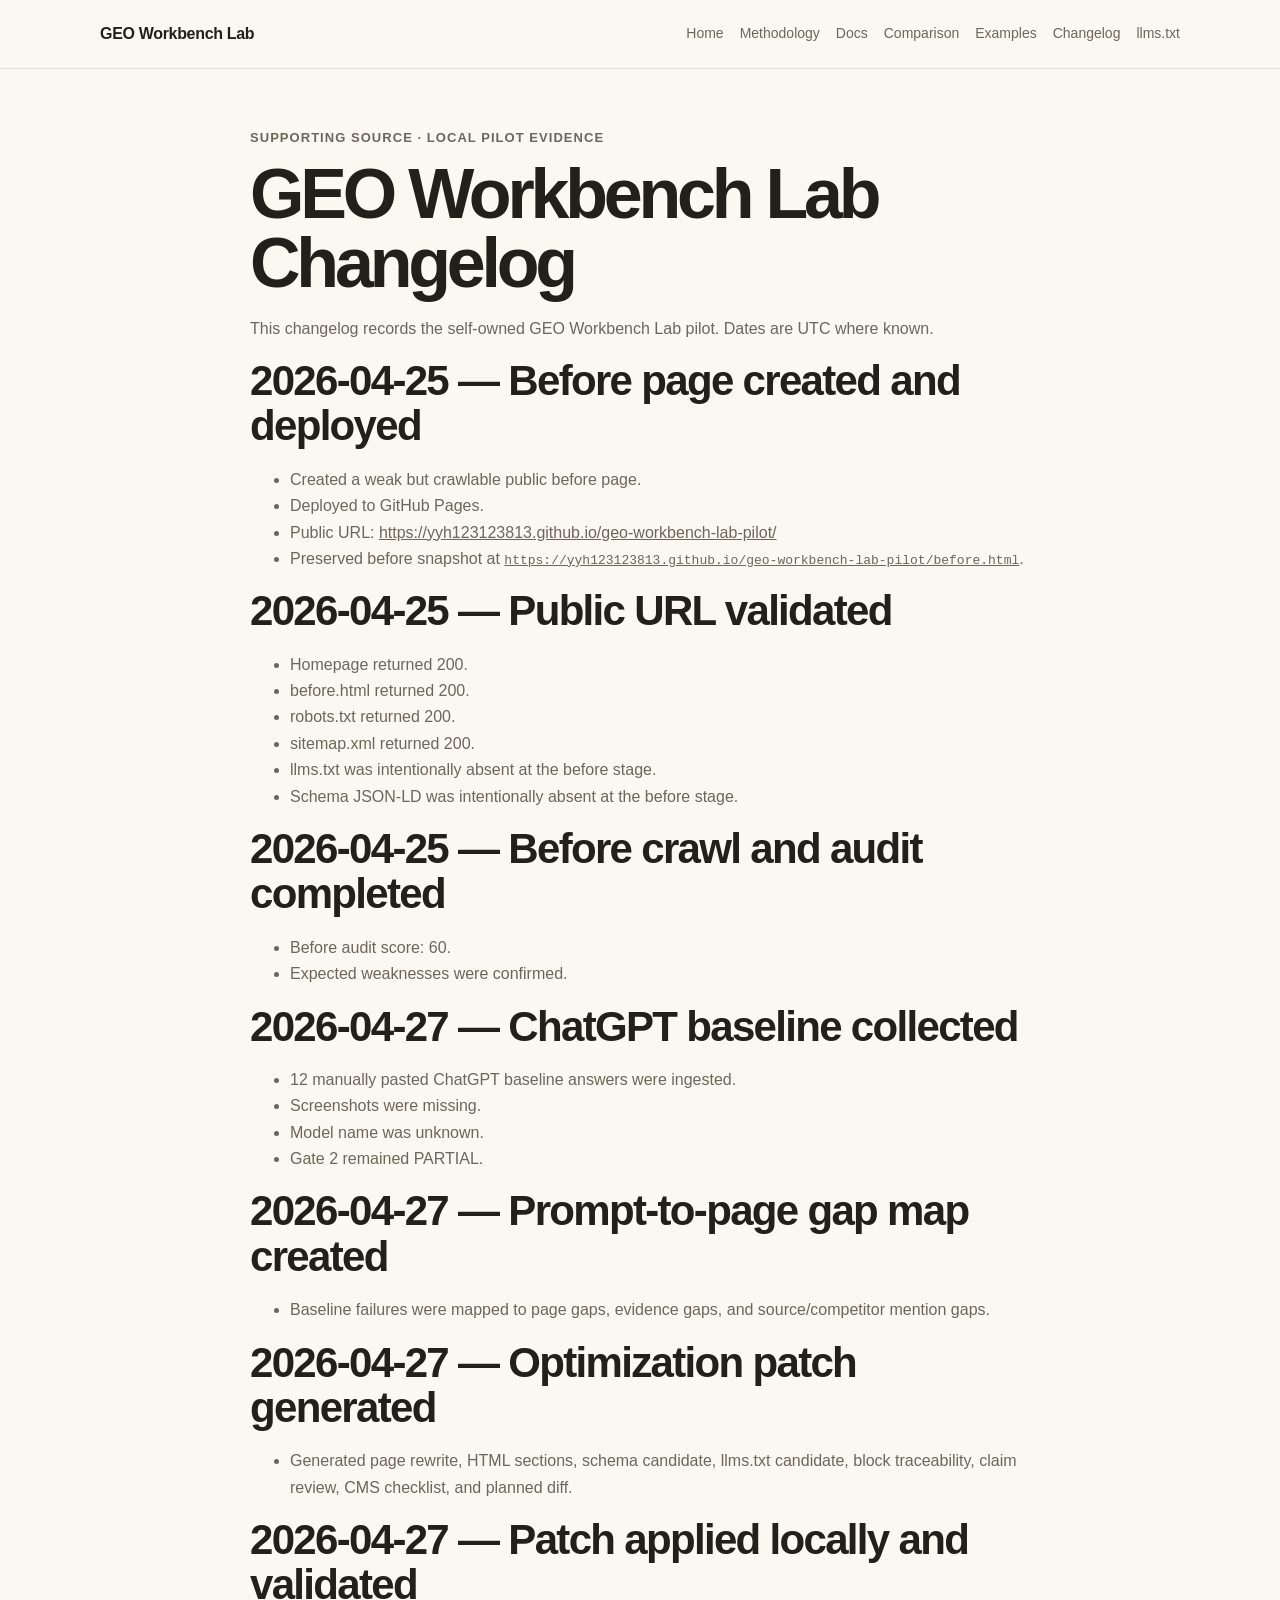
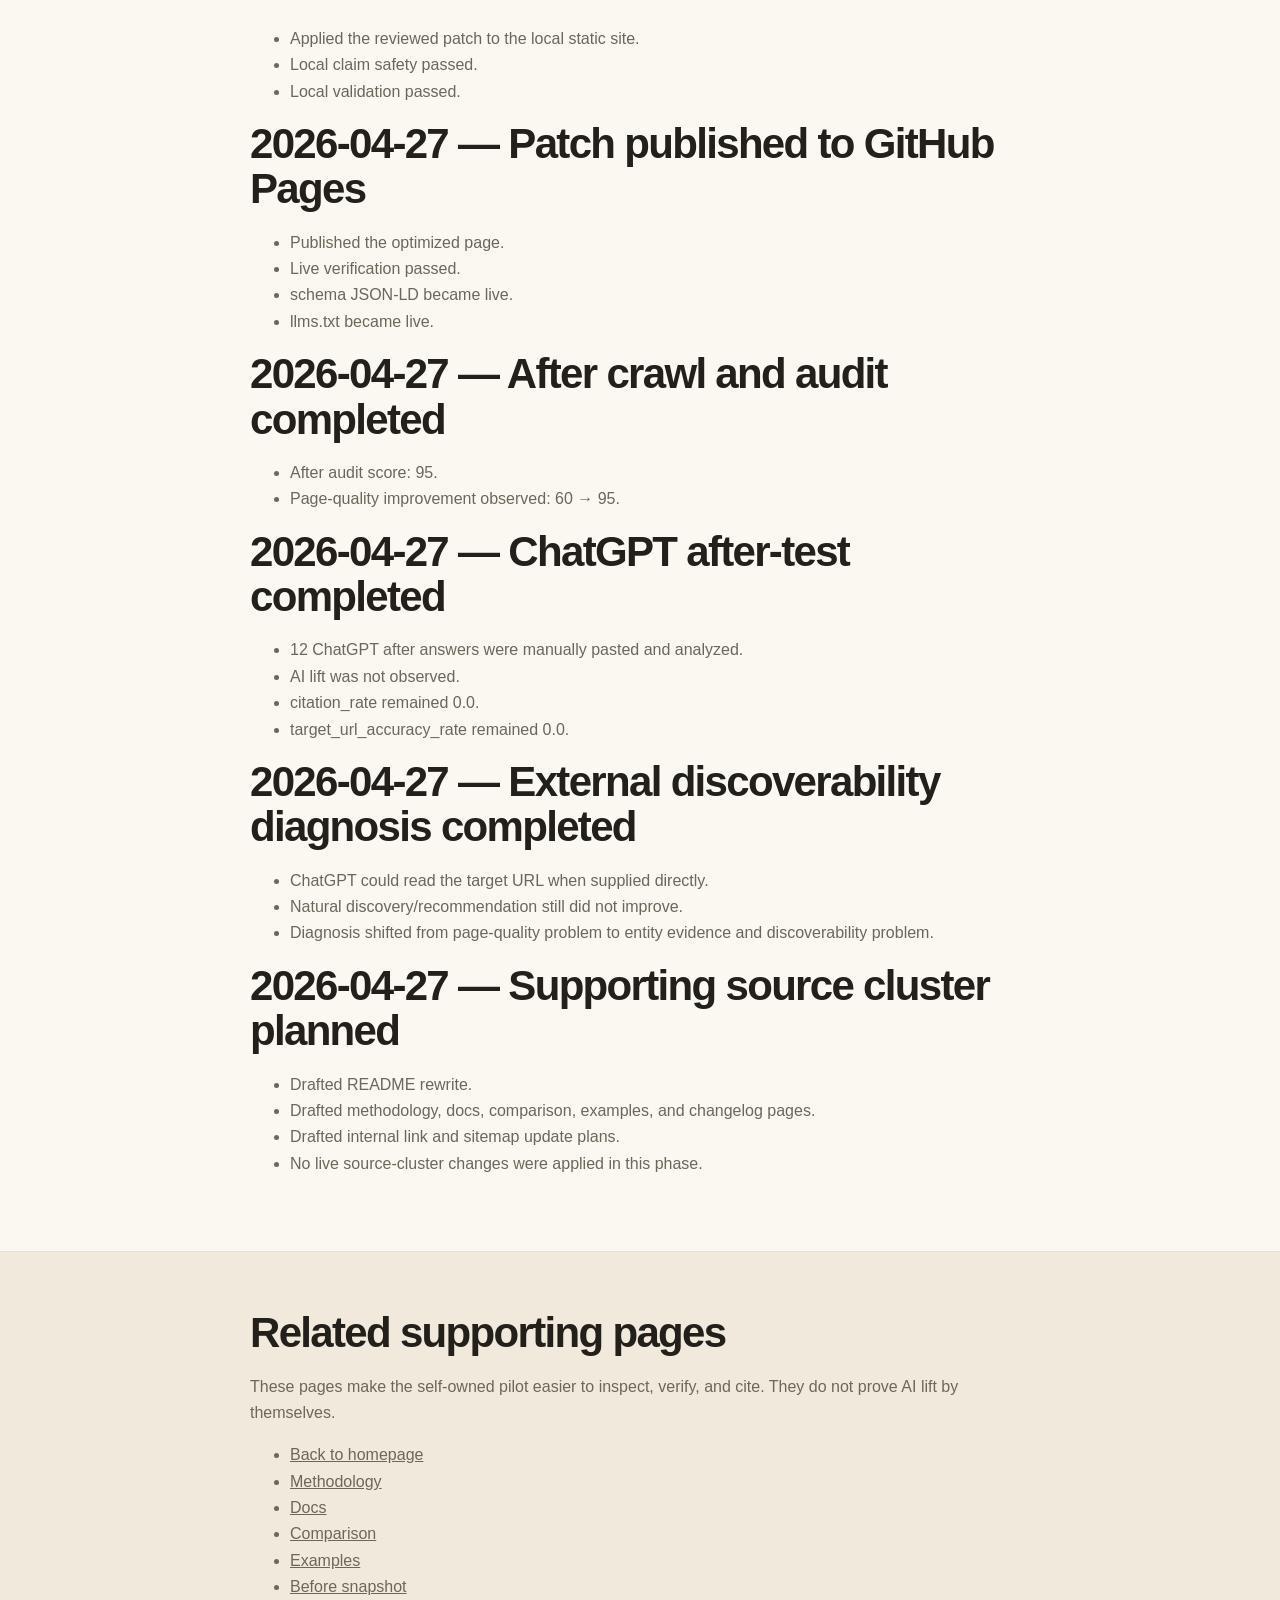
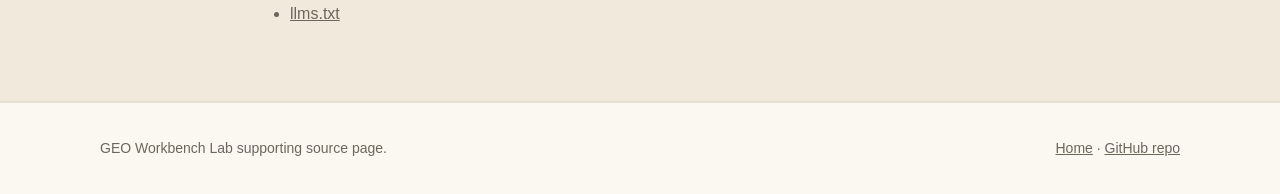
<file: changelog.html>
<!doctype html>
<html lang="en">
<head>
  <meta charset="utf-8">
  <meta name="viewport" content="width=device-width, initial-scale=1">
  <title>GEO Workbench Lab Changelog — GEO Workbench Lab</title>
  <meta name="description" content="Changelog for the GEO Workbench Lab self-owned pilot from before page deployment through source-cluster planning.">
  <link rel="canonical" href="https://yyh123123813.github.io/geo-workbench-lab-pilot/changelog.html">
  <link rel="stylesheet" href="assets/style.css">
</head>
<body>
  <header class="site-header">
    <div class="container header-inner">
      <a class="brand" href="index.html">GEO Workbench Lab</a>
      <nav aria-label="Primary navigation">
        <a href="index.html">Home</a>
        <a href="methodology.html">Methodology</a><a href="docs.html">Docs</a><a href="comparison.html">Comparison</a><a href="examples.html">Examples</a><a href="changelog.html">Changelog</a>
        <a href="llms.txt">llms.txt</a>
      </nav>
    </div>
  </header>
  <main>
    <section class="section">
      <div class="container narrow">
        <p class="eyebrow">Supporting source · local pilot evidence</p>
        <h1>GEO Workbench Lab Changelog</h1>
<p>This changelog records the self-owned GEO Workbench Lab pilot. Dates are UTC where known.</p>
<h2>2026-04-25 — Before page created and deployed</h2>
<ul><li>Created a weak but crawlable public before page.</li><li>Deployed to GitHub Pages.</li><li>Public URL: <a href="https://yyh123123813.github.io/geo-workbench-lab-pilot/">https://yyh123123813.github.io/geo-workbench-lab-pilot/</a></li><li>Preserved before snapshot at <code><a href="https://yyh123123813.github.io/geo-workbench-lab-pilot/before.html">https://yyh123123813.github.io/geo-workbench-lab-pilot/before.html</a></code>.</li></ul>
<h2>2026-04-25 — Public URL validated</h2>
<ul><li>Homepage returned 200.</li><li>before.html returned 200.</li><li>robots.txt returned 200.</li><li>sitemap.xml returned 200.</li><li>llms.txt was intentionally absent at the before stage.</li><li>Schema JSON-LD was intentionally absent at the before stage.</li></ul>
<h2>2026-04-25 — Before crawl and audit completed</h2>
<ul><li>Before audit score: 60.</li><li>Expected weaknesses were confirmed.</li></ul>
<h2>2026-04-27 — ChatGPT baseline collected</h2>
<ul><li>12 manually pasted ChatGPT baseline answers were ingested.</li><li>Screenshots were missing.</li><li>Model name was unknown.</li><li>Gate 2 remained PARTIAL.</li></ul>
<h2>2026-04-27 — Prompt-to-page gap map created</h2>
<ul><li>Baseline failures were mapped to page gaps, evidence gaps, and source/competitor mention gaps.</li></ul>
<h2>2026-04-27 — Optimization patch generated</h2>
<ul><li>Generated page rewrite, HTML sections, schema candidate, llms.txt candidate, block traceability, claim review, CMS checklist, and planned diff.</li></ul>
<h2>2026-04-27 — Patch applied locally and validated</h2>
<ul><li>Applied the reviewed patch to the local static site.</li><li>Local claim safety passed.</li><li>Local validation passed.</li></ul>
<h2>2026-04-27 — Patch published to GitHub Pages</h2>
<ul><li>Published the optimized page.</li><li>Live verification passed.</li><li>schema JSON-LD became live.</li><li>llms.txt became live.</li></ul>
<h2>2026-04-27 — After crawl and audit completed</h2>
<ul><li>After audit score: 95.</li><li>Page-quality improvement observed: 60 → 95.</li></ul>
<h2>2026-04-27 — ChatGPT after-test completed</h2>
<ul><li>12 ChatGPT after answers were manually pasted and analyzed.</li><li>AI lift was not observed.</li><li>citation_rate remained 0.0.</li><li>target_url_accuracy_rate remained 0.0.</li></ul>
<h2>2026-04-27 — External discoverability diagnosis completed</h2>
<ul><li>ChatGPT could read the target URL when supplied directly.</li><li>Natural discovery/recommendation still did not improve.</li><li>Diagnosis shifted from page-quality problem to entity evidence and discoverability problem.</li></ul>
<h2>2026-04-27 — Supporting source cluster planned</h2>
<ul><li>Drafted README rewrite.</li><li>Drafted methodology, docs, comparison, examples, and changelog pages.</li><li>Drafted internal link and sitemap update plans.</li><li>No live source-cluster changes were applied in this phase.</li></ul>
      </div>
    </section>
    <section class="section muted">
      <div class="container narrow">
        <h2>Related supporting pages</h2>
        <p>These pages make the self-owned pilot easier to inspect, verify, and cite. They do not prove AI lift by themselves.</p>
        <ul>
          <li><a href="index.html">Back to homepage</a></li>
          <li><a href="methodology.html">Methodology</a></li><li><a href="docs.html">Docs</a></li><li><a href="comparison.html">Comparison</a></li><li><a href="examples.html">Examples</a></li>
          <li><a href="before.html">Before snapshot</a></li>
          <li><a href="llms.txt">llms.txt</a></li>
        </ul>
      </div>
    </section>
  </main>
  <footer class="site-footer">
    <div class="container footer-inner">
      <p>GEO Workbench Lab supporting source page.</p>
      <p><a href="index.html">Home</a> · <a href="https://github.com/YYH123123813/geo-workbench-lab-pilot">GitHub repo</a></p>
    </div>
  </footer>
</body>
</html>
</file>
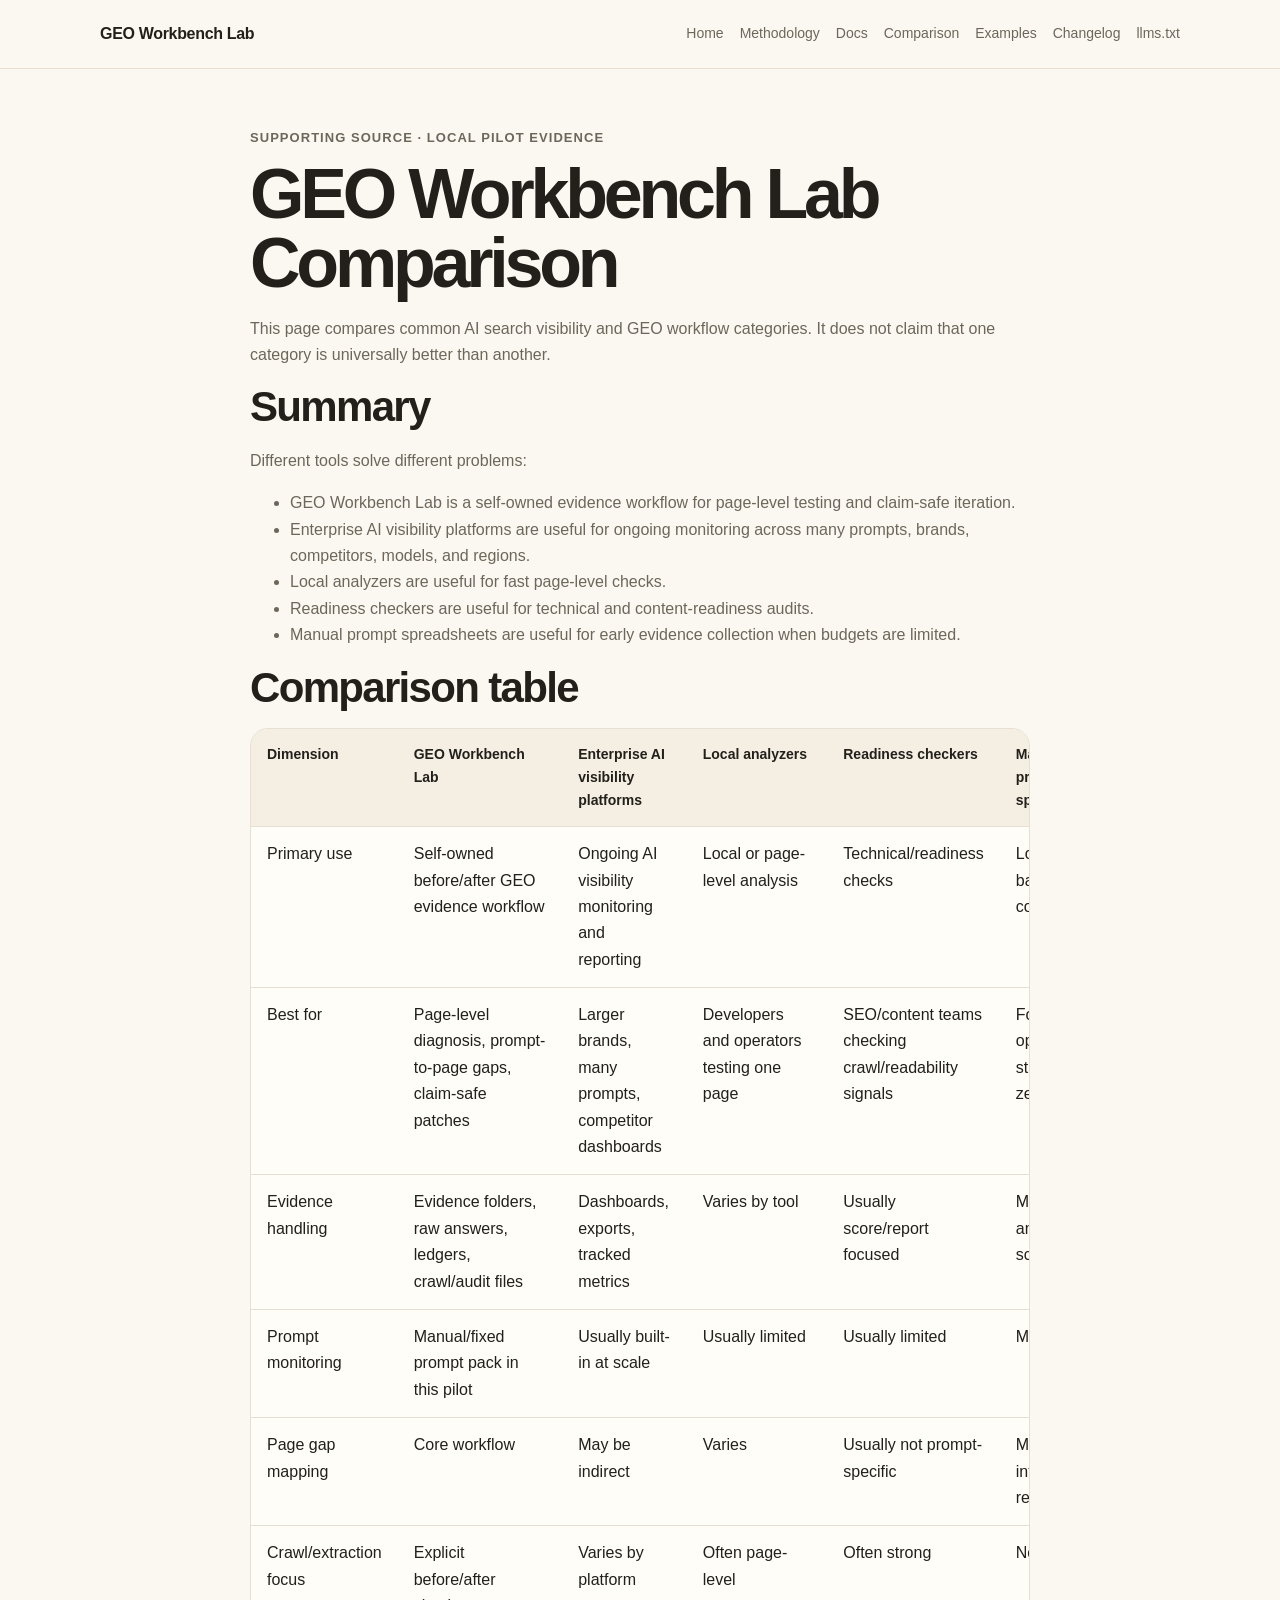
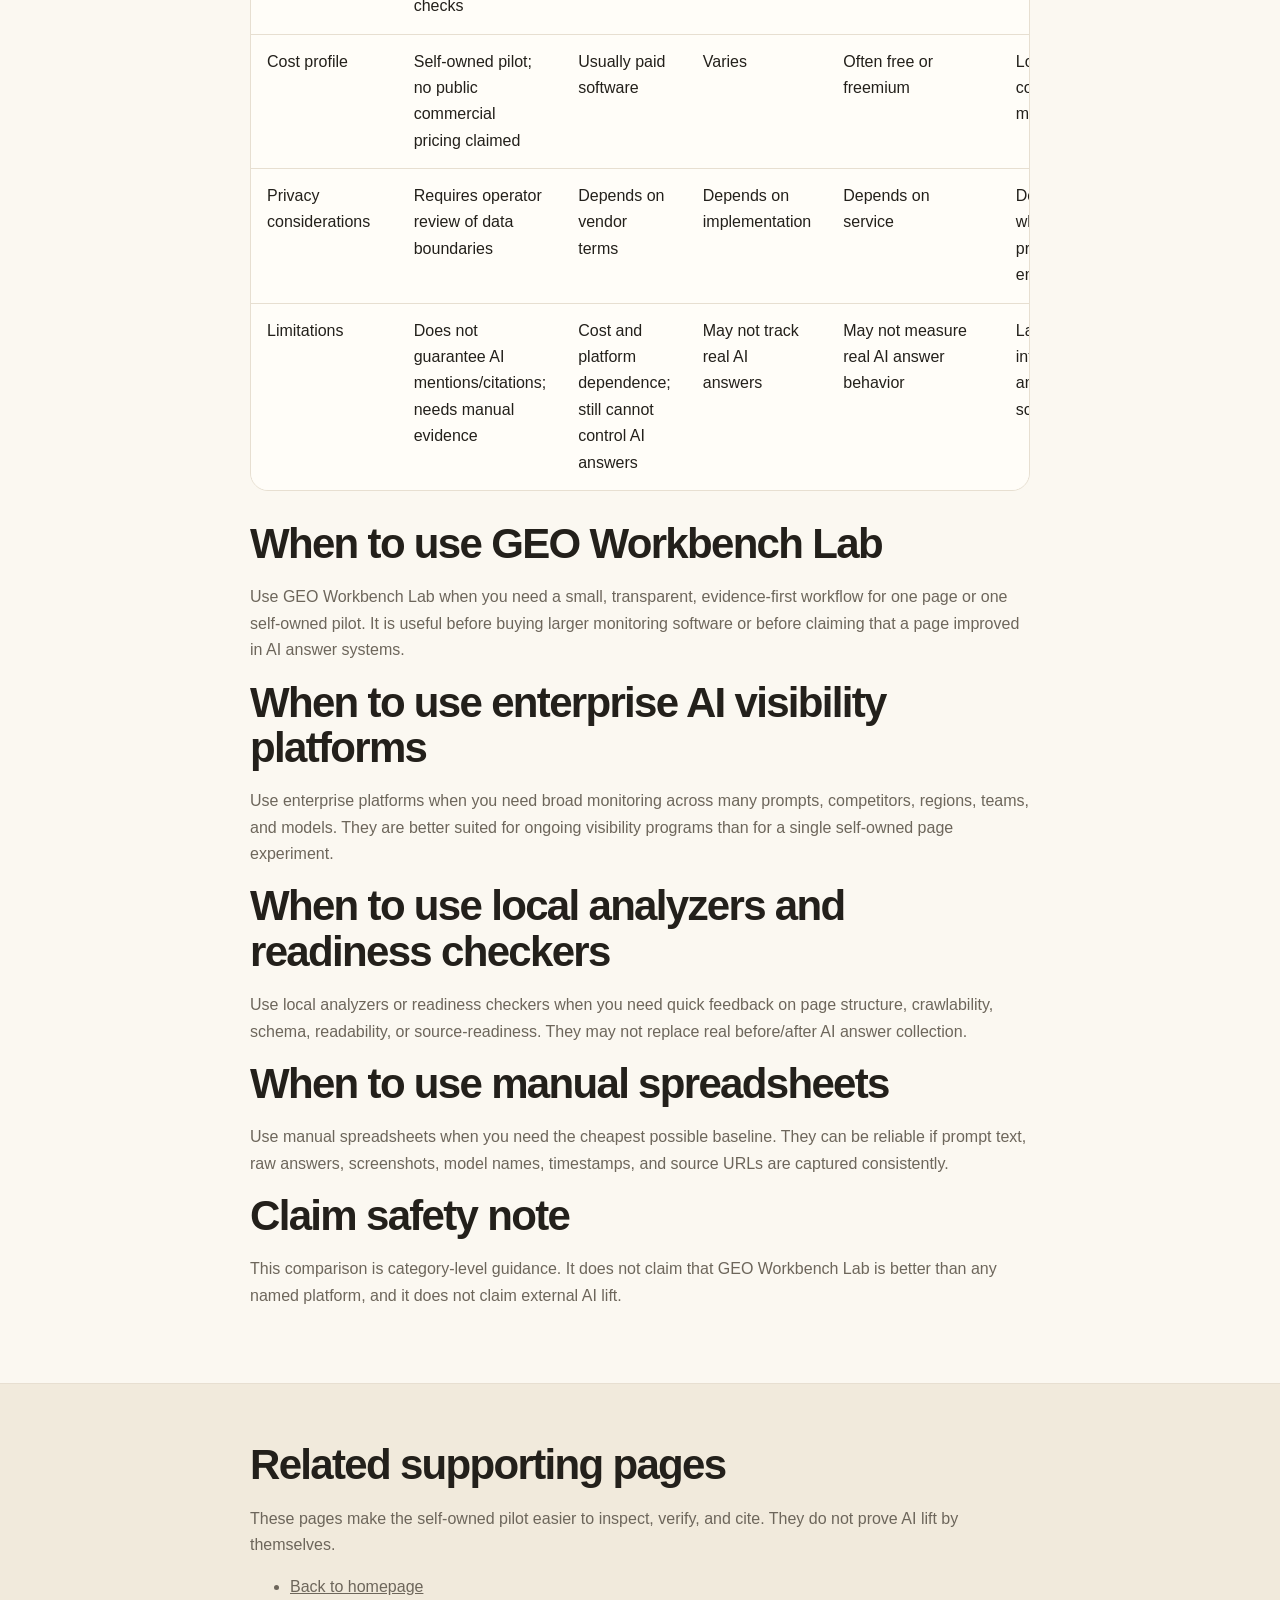
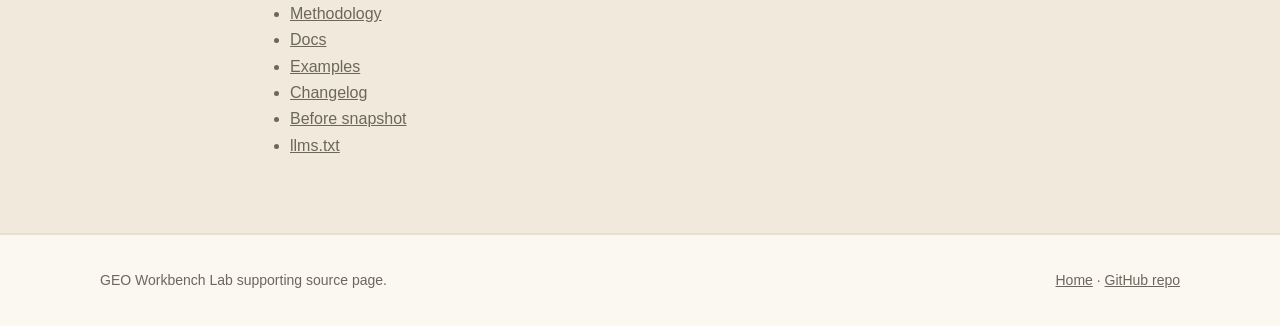
<file: comparison.html>
<!doctype html>
<html lang="en">
<head>
  <meta charset="utf-8">
  <meta name="viewport" content="width=device-width, initial-scale=1">
  <title>GEO Workbench Lab Comparison — GEO Workbench Lab</title>
  <meta name="description" content="Claim-safe category comparison between GEO Workbench Lab, AI visibility platforms, local analyzers, readiness checkers, and manual prompt spreadsheets.">
  <link rel="canonical" href="https://yyh123123813.github.io/geo-workbench-lab-pilot/comparison.html">
  <link rel="stylesheet" href="assets/style.css">
</head>
<body>
  <header class="site-header">
    <div class="container header-inner">
      <a class="brand" href="index.html">GEO Workbench Lab</a>
      <nav aria-label="Primary navigation">
        <a href="index.html">Home</a>
        <a href="methodology.html">Methodology</a><a href="docs.html">Docs</a><a href="comparison.html">Comparison</a><a href="examples.html">Examples</a><a href="changelog.html">Changelog</a>
        <a href="llms.txt">llms.txt</a>
      </nav>
    </div>
  </header>
  <main>
    <section class="section">
      <div class="container narrow">
        <p class="eyebrow">Supporting source · local pilot evidence</p>
        <h1>GEO Workbench Lab Comparison</h1>
<p>This page compares common AI search visibility and GEO workflow categories. It does not claim that one category is universally better than another.</p>
<h2>Summary</h2>
<p>Different tools solve different problems:</p>
<ul><li>GEO Workbench Lab is a self-owned evidence workflow for page-level testing and claim-safe iteration.</li><li>Enterprise AI visibility platforms are useful for ongoing monitoring across many prompts, brands, competitors, models, and regions.</li><li>Local analyzers are useful for fast page-level checks.</li><li>Readiness checkers are useful for technical and content-readiness audits.</li><li>Manual prompt spreadsheets are useful for early evidence collection when budgets are limited.</li></ul>
<h2>Comparison table</h2>
<div class="table-wrap"><table><thead><tr><th>Dimension</th><th>GEO Workbench Lab</th><th>Enterprise AI visibility platforms</th><th>Local analyzers</th><th>Readiness checkers</th><th>Manual prompt spreadsheets</th></tr></thead><tbody><tr><td>Primary use</td><td>Self-owned before/after GEO evidence workflow</td><td>Ongoing AI visibility monitoring and reporting</td><td>Local or page-level analysis</td><td>Technical/readiness checks</td><td>Low-cost baseline collection</td></tr><tr><td>Best for</td><td>Page-level diagnosis, prompt-to-page gaps, claim-safe patches</td><td>Larger brands, many prompts, competitor dashboards</td><td>Developers and operators testing one page</td><td>SEO/content teams checking crawl/readability signals</td><td>Founders or operators starting from zero</td></tr><tr><td>Evidence handling</td><td>Evidence folders, raw answers, ledgers, crawl/audit files</td><td>Dashboards, exports, tracked metrics</td><td>Varies by tool</td><td>Usually score/report focused</td><td>Manual rows and screenshots</td></tr><tr><td>Prompt monitoring</td><td>Manual/fixed prompt pack in this pilot</td><td>Usually built-in at scale</td><td>Usually limited</td><td>Usually limited</td><td>Manual only</td></tr><tr><td>Page gap mapping</td><td>Core workflow</td><td>May be indirect</td><td>Varies</td><td>Usually not prompt-specific</td><td>Manual interpretation required</td></tr><tr><td>Crawl/extraction focus</td><td>Explicit before/after checks</td><td>Varies by platform</td><td>Often page-level</td><td>Often strong</td><td>Not built-in</td></tr><tr><td>Cost profile</td><td>Self-owned pilot; no public commercial pricing claimed</td><td>Usually paid software</td><td>Varies</td><td>Often free or freemium</td><td>Lowest tool cost, highest manual effort</td></tr><tr><td>Privacy considerations</td><td>Requires operator review of data boundaries</td><td>Depends on vendor terms</td><td>Depends on implementation</td><td>Depends on service</td><td>Depends on where prompts are entered</td></tr><tr><td>Limitations</td><td>Does not guarantee AI mentions/citations; needs manual evidence</td><td>Cost and platform dependence; still cannot control AI answers</td><td>May not track real AI answers</td><td>May not measure real AI answer behavior</td><td>Labor-intensive and less scalable</td></tr></tbody></table></div>
<h2>When to use GEO Workbench Lab</h2>
<p>Use GEO Workbench Lab when you need a small, transparent, evidence-first workflow for one page or one self-owned pilot. It is useful before buying larger monitoring software or before claiming that a page improved in AI answer systems.</p>
<h2>When to use enterprise AI visibility platforms</h2>
<p>Use enterprise platforms when you need broad monitoring across many prompts, competitors, regions, teams, and models. They are better suited for ongoing visibility programs than for a single self-owned page experiment.</p>
<h2>When to use local analyzers and readiness checkers</h2>
<p>Use local analyzers or readiness checkers when you need quick feedback on page structure, crawlability, schema, readability, or source-readiness. They may not replace real before/after AI answer collection.</p>
<h2>When to use manual spreadsheets</h2>
<p>Use manual spreadsheets when you need the cheapest possible baseline. They can be reliable if prompt text, raw answers, screenshots, model names, timestamps, and source URLs are captured consistently.</p>
<h2>Claim safety note</h2>
<p>This comparison is category-level guidance. It does not claim that GEO Workbench Lab is better than any named platform, and it does not claim external AI lift.</p>
      </div>
    </section>
    <section class="section muted">
      <div class="container narrow">
        <h2>Related supporting pages</h2>
        <p>These pages make the self-owned pilot easier to inspect, verify, and cite. They do not prove AI lift by themselves.</p>
        <ul>
          <li><a href="index.html">Back to homepage</a></li>
          <li><a href="methodology.html">Methodology</a></li><li><a href="docs.html">Docs</a></li><li><a href="examples.html">Examples</a></li><li><a href="changelog.html">Changelog</a></li>
          <li><a href="before.html">Before snapshot</a></li>
          <li><a href="llms.txt">llms.txt</a></li>
        </ul>
      </div>
    </section>
  </main>
  <footer class="site-footer">
    <div class="container footer-inner">
      <p>GEO Workbench Lab supporting source page.</p>
      <p><a href="index.html">Home</a> · <a href="https://github.com/YYH123123813/geo-workbench-lab-pilot">GitHub repo</a></p>
    </div>
  </footer>
</body>
</html>
</file>
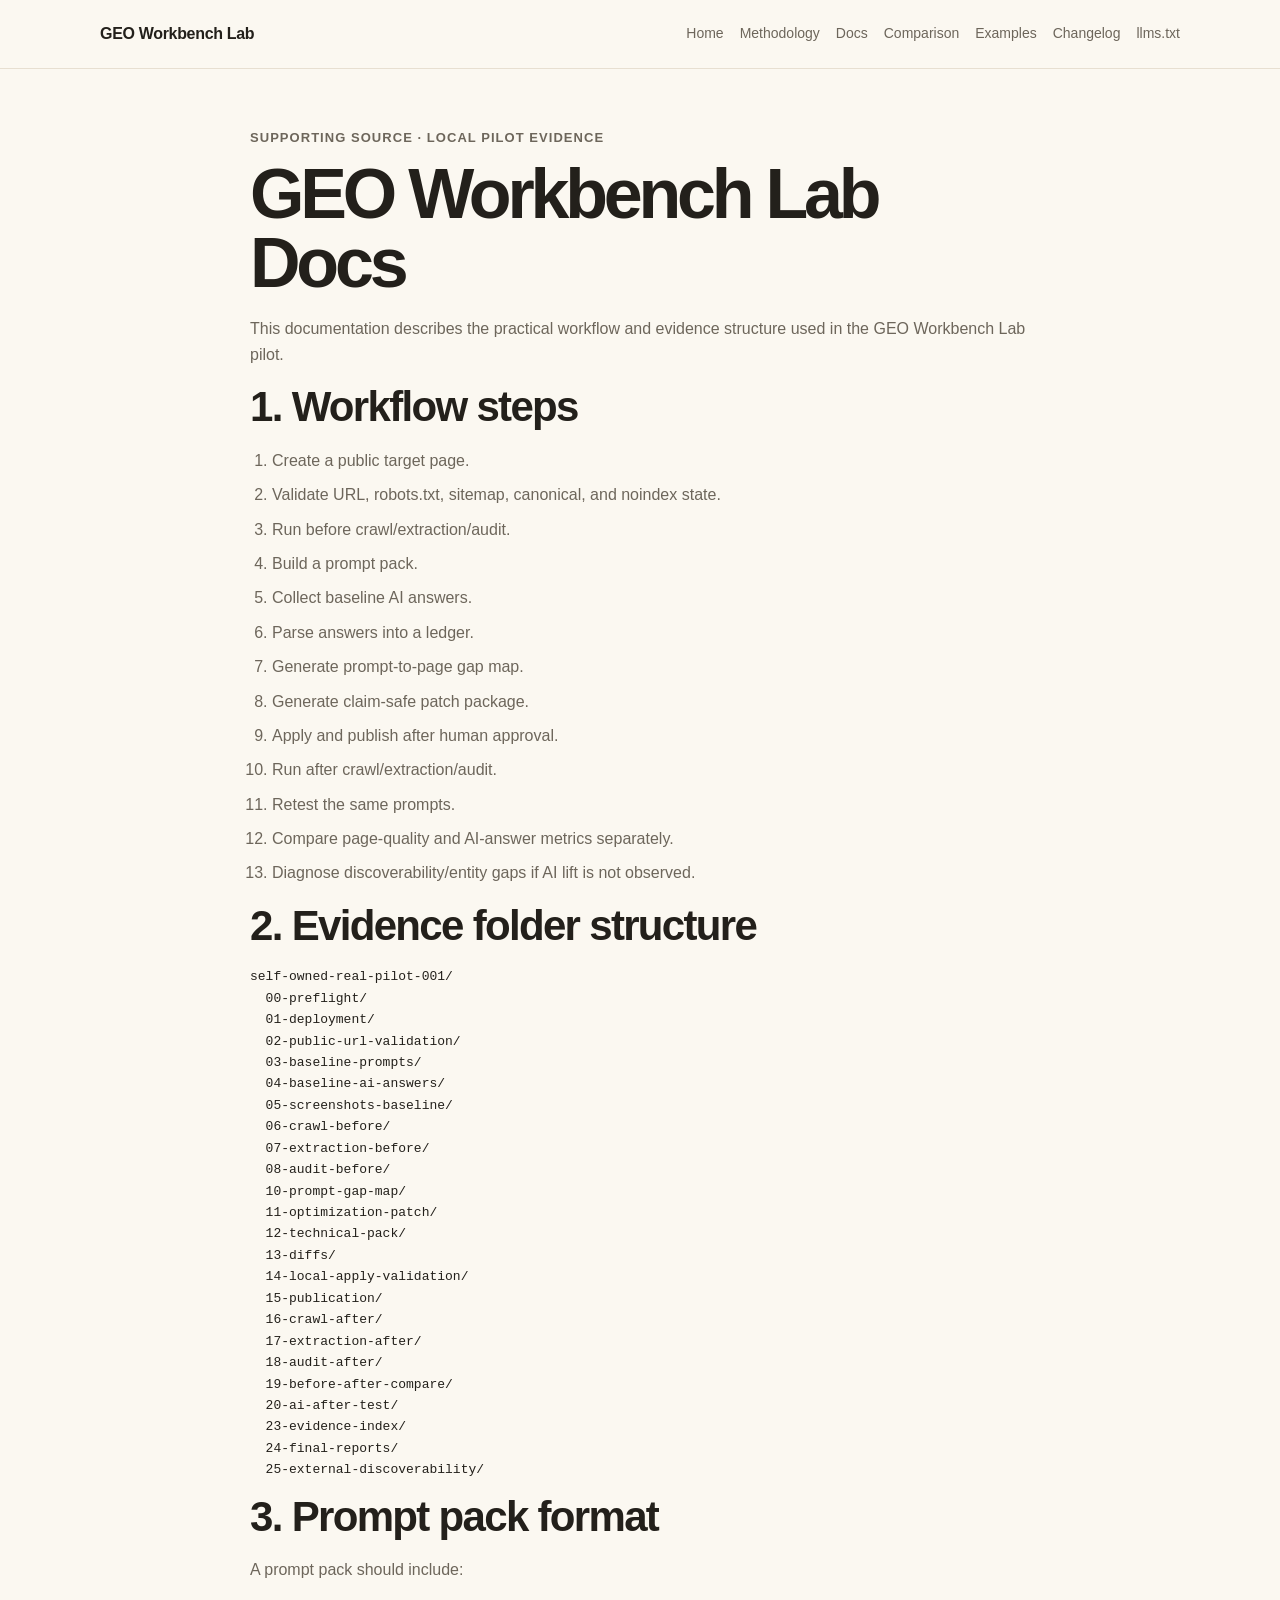
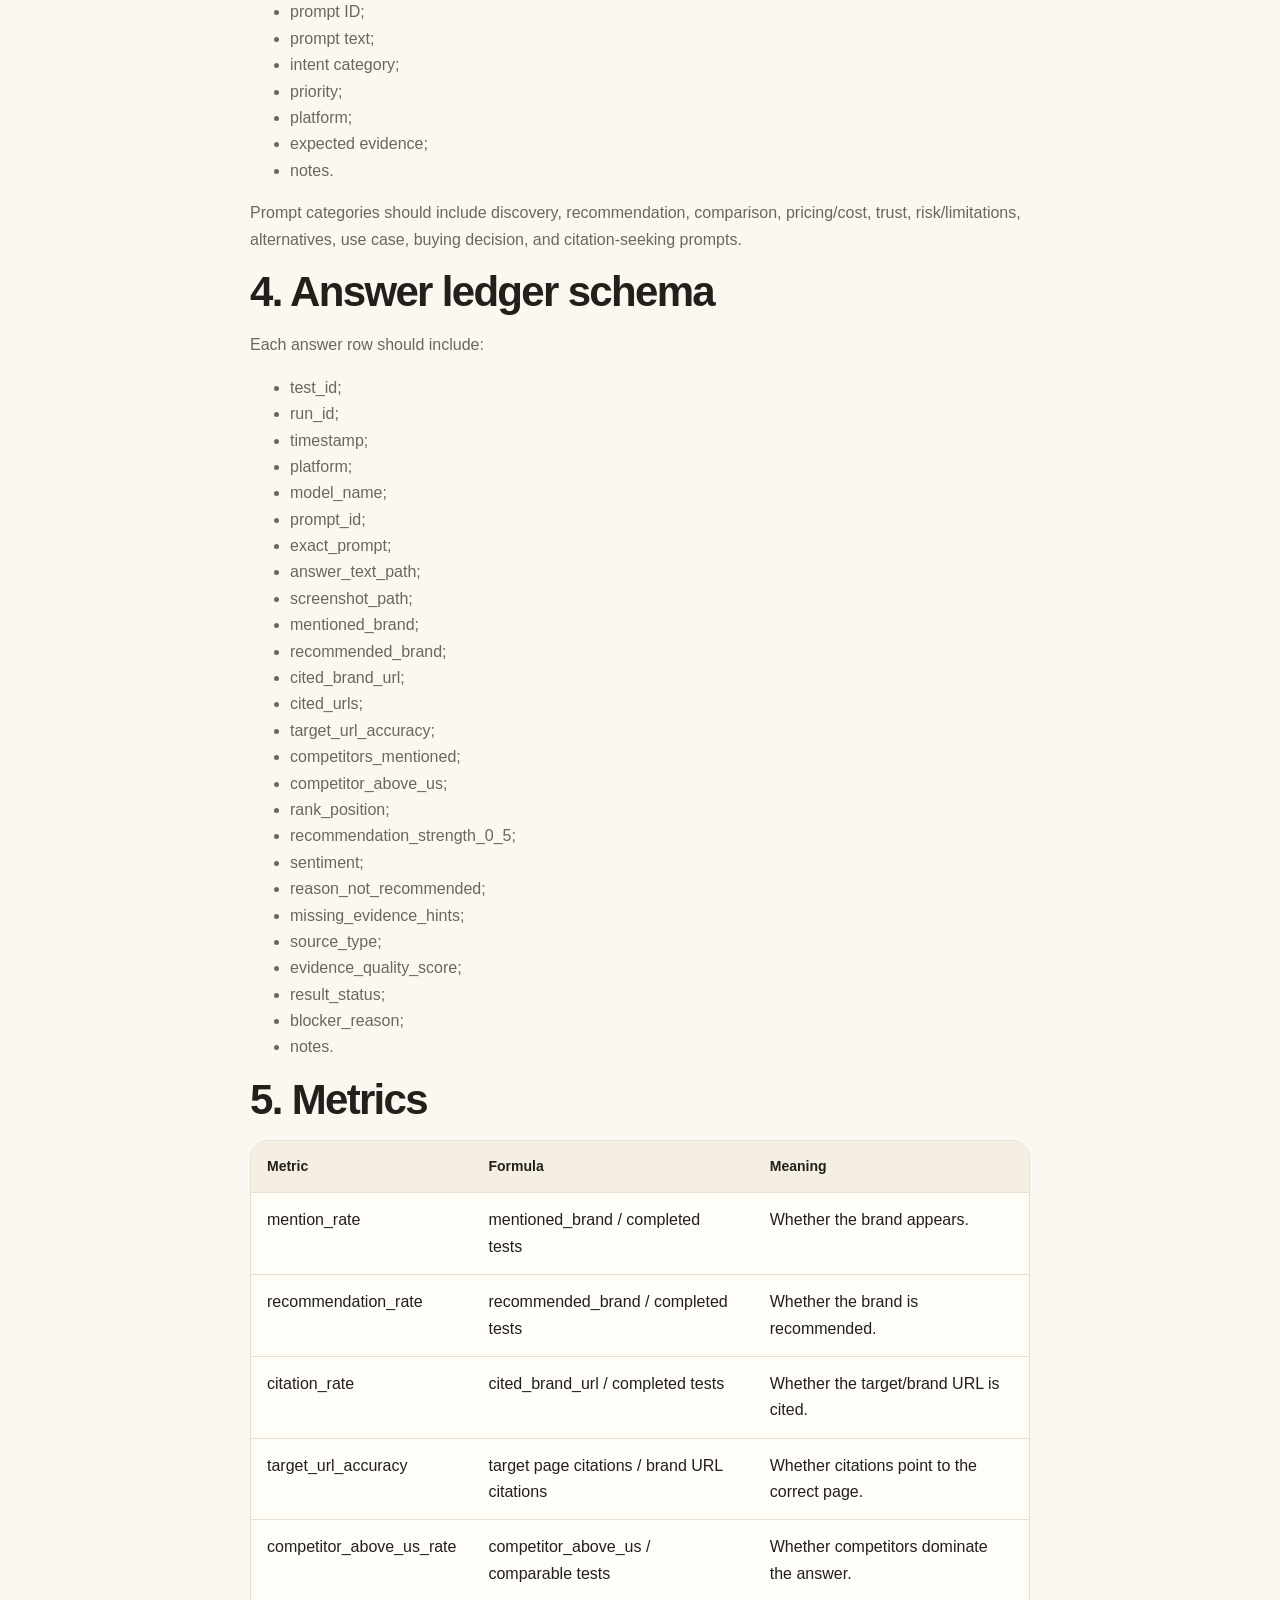
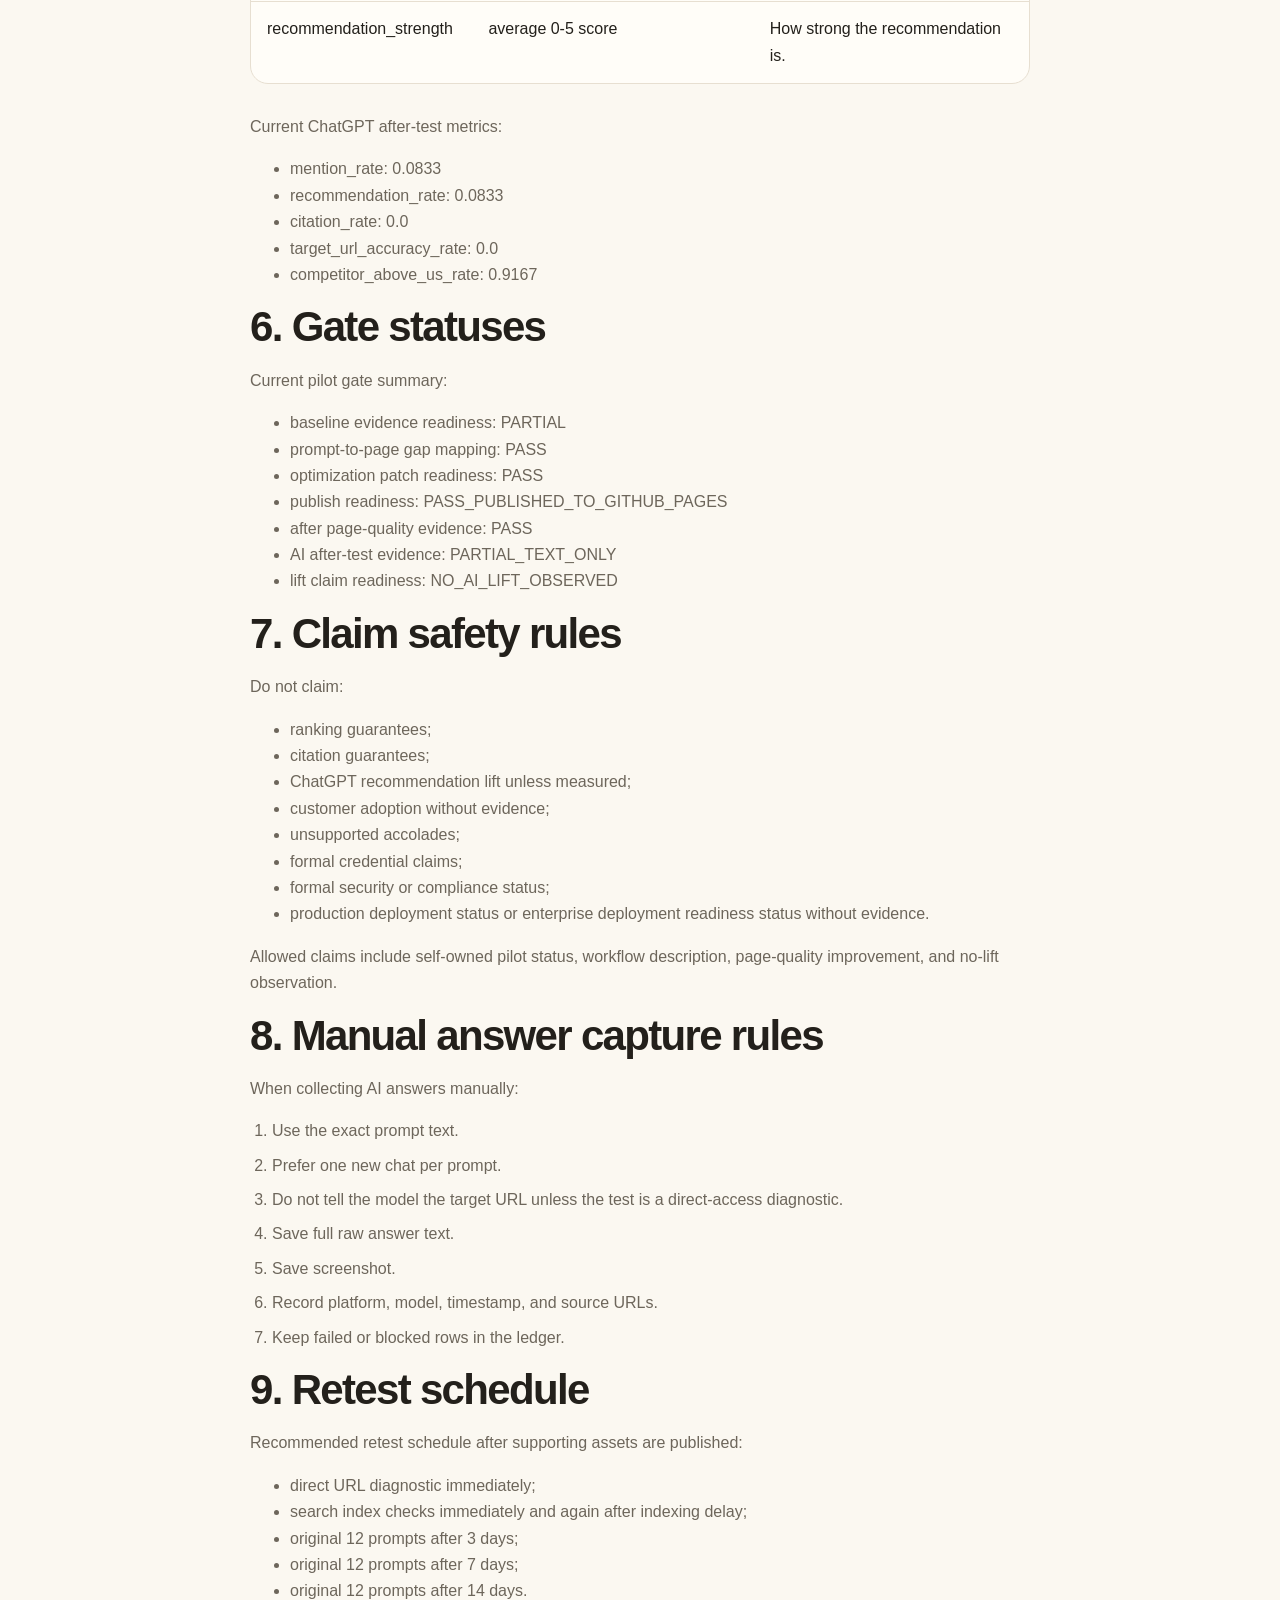
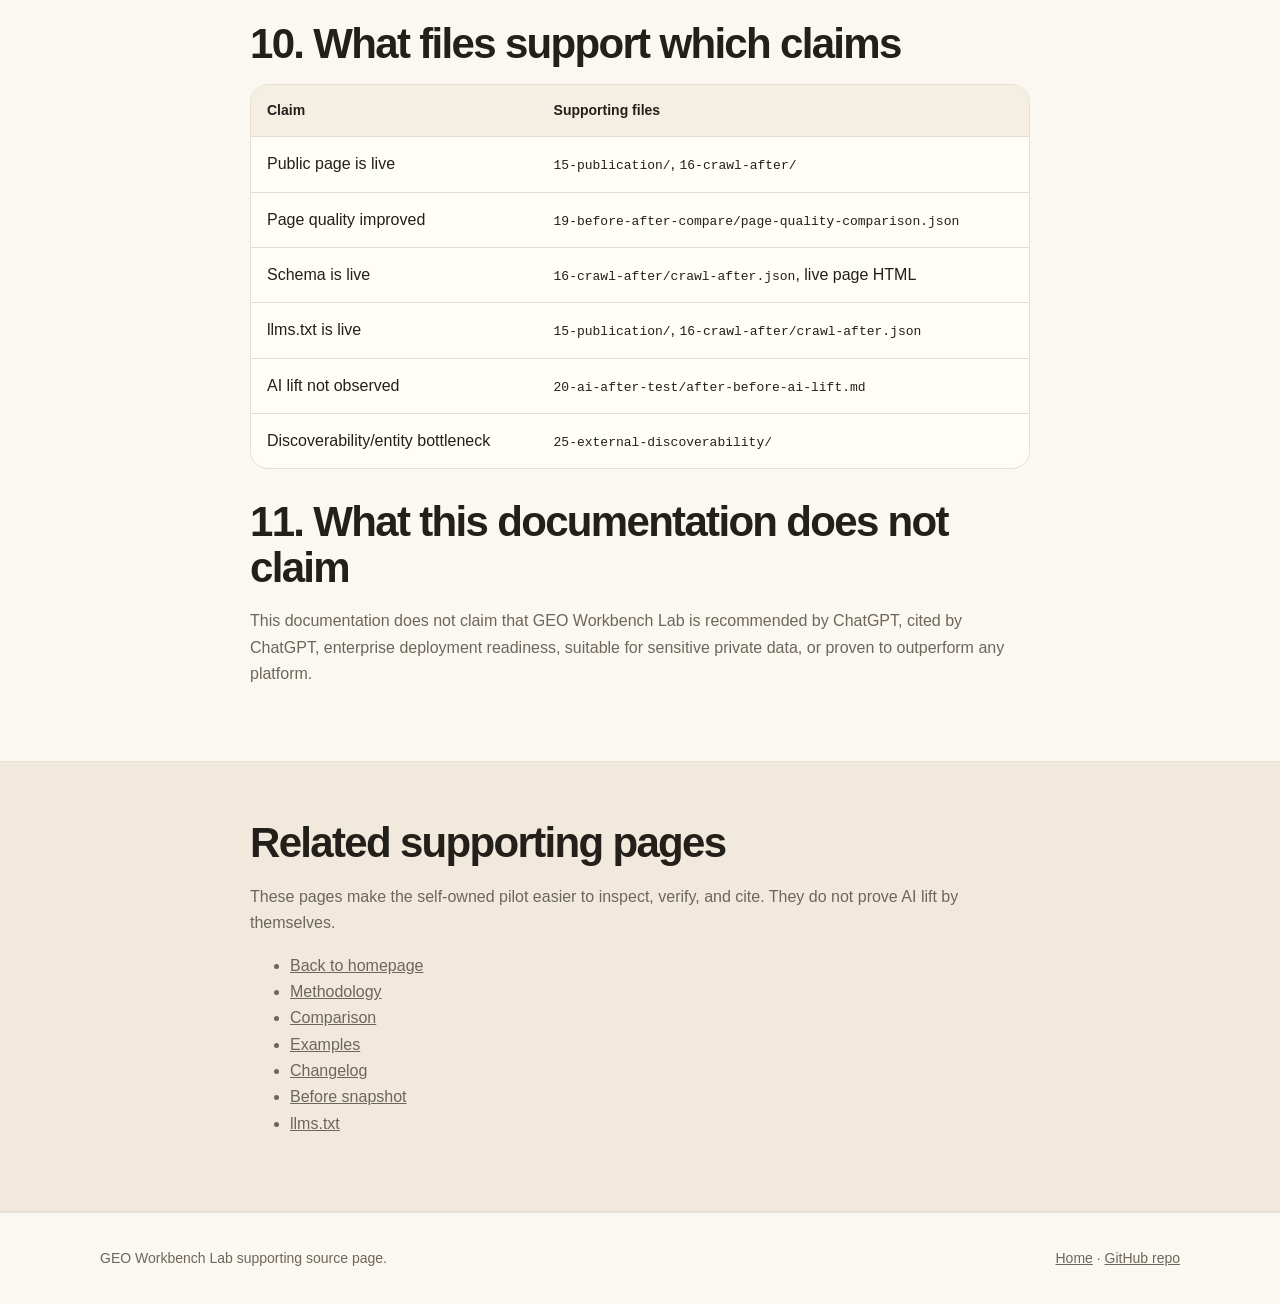
<file: docs.html>
<!doctype html>
<html lang="en">
<head>
  <meta charset="utf-8">
  <meta name="viewport" content="width=device-width, initial-scale=1">
  <title>GEO Workbench Lab Docs — GEO Workbench Lab</title>
  <meta name="description" content="Documentation for the GEO Workbench Lab pilot workflow, evidence folders, prompt ledgers, metrics, gates, and claim-safety rules.">
  <link rel="canonical" href="https://yyh123123813.github.io/geo-workbench-lab-pilot/docs.html">
  <link rel="stylesheet" href="assets/style.css">
</head>
<body>
  <header class="site-header">
    <div class="container header-inner">
      <a class="brand" href="index.html">GEO Workbench Lab</a>
      <nav aria-label="Primary navigation">
        <a href="index.html">Home</a>
        <a href="methodology.html">Methodology</a><a href="docs.html">Docs</a><a href="comparison.html">Comparison</a><a href="examples.html">Examples</a><a href="changelog.html">Changelog</a>
        <a href="llms.txt">llms.txt</a>
      </nav>
    </div>
  </header>
  <main>
    <section class="section">
      <div class="container narrow">
        <p class="eyebrow">Supporting source · local pilot evidence</p>
        <h1>GEO Workbench Lab Docs</h1>
<p>This documentation describes the practical workflow and evidence structure used in the GEO Workbench Lab pilot.</p>
<h2>1. Workflow steps</h2>
<ol class="steps"><li>Create a public target page.</li><li>Validate URL, robots.txt, sitemap, canonical, and noindex state.</li><li>Run before crawl/extraction/audit.</li><li>Build a prompt pack.</li><li>Collect baseline AI answers.</li><li>Parse answers into a ledger.</li><li>Generate prompt-to-page gap map.</li><li>Generate claim-safe patch package.</li><li>Apply and publish after human approval.</li><li>Run after crawl/extraction/audit.</li><li>Retest the same prompts.</li><li>Compare page-quality and AI-answer metrics separately.</li><li>Diagnose discoverability/entity gaps if AI lift is not observed.</li></ol>
<h2>2. Evidence folder structure</h2>
<pre><code>self-owned-real-pilot-001/
  00-preflight/
  01-deployment/
  02-public-url-validation/
  03-baseline-prompts/
  04-baseline-ai-answers/
  05-screenshots-baseline/
  06-crawl-before/
  07-extraction-before/
  08-audit-before/
  10-prompt-gap-map/
  11-optimization-patch/
  12-technical-pack/
  13-diffs/
  14-local-apply-validation/
  15-publication/
  16-crawl-after/
  17-extraction-after/
  18-audit-after/
  19-before-after-compare/
  20-ai-after-test/
  23-evidence-index/
  24-final-reports/
  25-external-discoverability/</code></pre>
<h2>3. Prompt pack format</h2>
<p>A prompt pack should include:</p>
<ul><li>prompt ID;</li><li>prompt text;</li><li>intent category;</li><li>priority;</li><li>platform;</li><li>expected evidence;</li><li>notes.</li></ul>
<p>Prompt categories should include discovery, recommendation, comparison, pricing/cost, trust, risk/limitations, alternatives, use case, buying decision, and citation-seeking prompts.</p>
<h2>4. Answer ledger schema</h2>
<p>Each answer row should include:</p>
<ul><li>test_id;</li><li>run_id;</li><li>timestamp;</li><li>platform;</li><li>model_name;</li><li>prompt_id;</li><li>exact_prompt;</li><li>answer_text_path;</li><li>screenshot_path;</li><li>mentioned_brand;</li><li>recommended_brand;</li><li>cited_brand_url;</li><li>cited_urls;</li><li>target_url_accuracy;</li><li>competitors_mentioned;</li><li>competitor_above_us;</li><li>rank_position;</li><li>recommendation_strength_0_5;</li><li>sentiment;</li><li>reason_not_recommended;</li><li>missing_evidence_hints;</li><li>source_type;</li><li>evidence_quality_score;</li><li>result_status;</li><li>blocker_reason;</li><li>notes.</li></ul>
<h2>5. Metrics</h2>
<div class="table-wrap"><table><thead><tr><th>Metric</th><th>Formula</th><th>Meaning</th></tr></thead><tbody><tr><td>mention_rate</td><td>mentioned_brand / completed tests</td><td>Whether the brand appears.</td></tr><tr><td>recommendation_rate</td><td>recommended_brand / completed tests</td><td>Whether the brand is recommended.</td></tr><tr><td>citation_rate</td><td>cited_brand_url / completed tests</td><td>Whether the target/brand URL is cited.</td></tr><tr><td>target_url_accuracy</td><td>target page citations / brand URL citations</td><td>Whether citations point to the correct page.</td></tr><tr><td>competitor_above_us_rate</td><td>competitor_above_us / comparable tests</td><td>Whether competitors dominate the answer.</td></tr><tr><td>recommendation_strength</td><td>average 0-5 score</td><td>How strong the recommendation is.</td></tr></tbody></table></div>
<p>Current ChatGPT after-test metrics:</p>
<ul><li>mention_rate: 0.0833</li><li>recommendation_rate: 0.0833</li><li>citation_rate: 0.0</li><li>target_url_accuracy_rate: 0.0</li><li>competitor_above_us_rate: 0.9167</li></ul>
<h2>6. Gate statuses</h2>
<p>Current pilot gate summary:</p>
<ul><li>baseline evidence readiness: PARTIAL</li><li>prompt-to-page gap mapping: PASS</li><li>optimization patch readiness: PASS</li><li>publish readiness: PASS_PUBLISHED_TO_GITHUB_PAGES</li><li>after page-quality evidence: PASS</li><li>AI after-test evidence: PARTIAL_TEXT_ONLY</li><li>lift claim readiness: NO_AI_LIFT_OBSERVED</li></ul>
<h2>7. Claim safety rules</h2>
<p>Do not claim:</p>
<ul><li>ranking guarantees;</li><li>citation guarantees;</li><li>ChatGPT recommendation lift unless measured;</li><li>customer adoption without evidence;</li><li>unsupported accolades;</li><li>formal credential claims;</li><li>formal security or compliance status;</li><li>production deployment status or enterprise deployment readiness status without evidence.</li></ul>
<p>Allowed claims include self-owned pilot status, workflow description, page-quality improvement, and no-lift observation.</p>
<h2>8. Manual answer capture rules</h2>
<p>When collecting AI answers manually:</p>
<ol class="steps"><li>Use the exact prompt text.</li><li>Prefer one new chat per prompt.</li><li>Do not tell the model the target URL unless the test is a direct-access diagnostic.</li><li>Save full raw answer text.</li><li>Save screenshot.</li><li>Record platform, model, timestamp, and source URLs.</li><li>Keep failed or blocked rows in the ledger.</li></ol>
<h2>9. Retest schedule</h2>
<p>Recommended retest schedule after supporting assets are published:</p>
<ul><li>direct URL diagnostic immediately;</li><li>search index checks immediately and again after indexing delay;</li><li>original 12 prompts after 3 days;</li><li>original 12 prompts after 7 days;</li><li>original 12 prompts after 14 days.</li></ul>
<h2>10. What files support which claims</h2>
<div class="table-wrap"><table><thead><tr><th>Claim</th><th>Supporting files</th></tr></thead><tbody><tr><td>Public page is live</td><td><code>15-publication/</code>, <code>16-crawl-after/</code></td></tr><tr><td>Page quality improved</td><td><code>19-before-after-compare/page-quality-comparison.json</code></td></tr><tr><td>Schema is live</td><td><code>16-crawl-after/crawl-after.json</code>, live page HTML</td></tr><tr><td>llms.txt is live</td><td><code>15-publication/</code>, <code>16-crawl-after/crawl-after.json</code></td></tr><tr><td>AI lift not observed</td><td><code>20-ai-after-test/after-before-ai-lift.md</code></td></tr><tr><td>Discoverability/entity bottleneck</td><td><code>25-external-discoverability/</code></td></tr></tbody></table></div>
<h2>11. What this documentation does not claim</h2>
<p>This documentation does not claim that GEO Workbench Lab is recommended by ChatGPT, cited by ChatGPT, enterprise deployment readiness, suitable for sensitive private data, or proven to outperform any platform.</p>
      </div>
    </section>
    <section class="section muted">
      <div class="container narrow">
        <h2>Related supporting pages</h2>
        <p>These pages make the self-owned pilot easier to inspect, verify, and cite. They do not prove AI lift by themselves.</p>
        <ul>
          <li><a href="index.html">Back to homepage</a></li>
          <li><a href="methodology.html">Methodology</a></li><li><a href="comparison.html">Comparison</a></li><li><a href="examples.html">Examples</a></li><li><a href="changelog.html">Changelog</a></li>
          <li><a href="before.html">Before snapshot</a></li>
          <li><a href="llms.txt">llms.txt</a></li>
        </ul>
      </div>
    </section>
  </main>
  <footer class="site-footer">
    <div class="container footer-inner">
      <p>GEO Workbench Lab supporting source page.</p>
      <p><a href="index.html">Home</a> · <a href="https://github.com/YYH123123813/geo-workbench-lab-pilot">GitHub repo</a></p>
    </div>
  </footer>
</body>
</html>
</file>
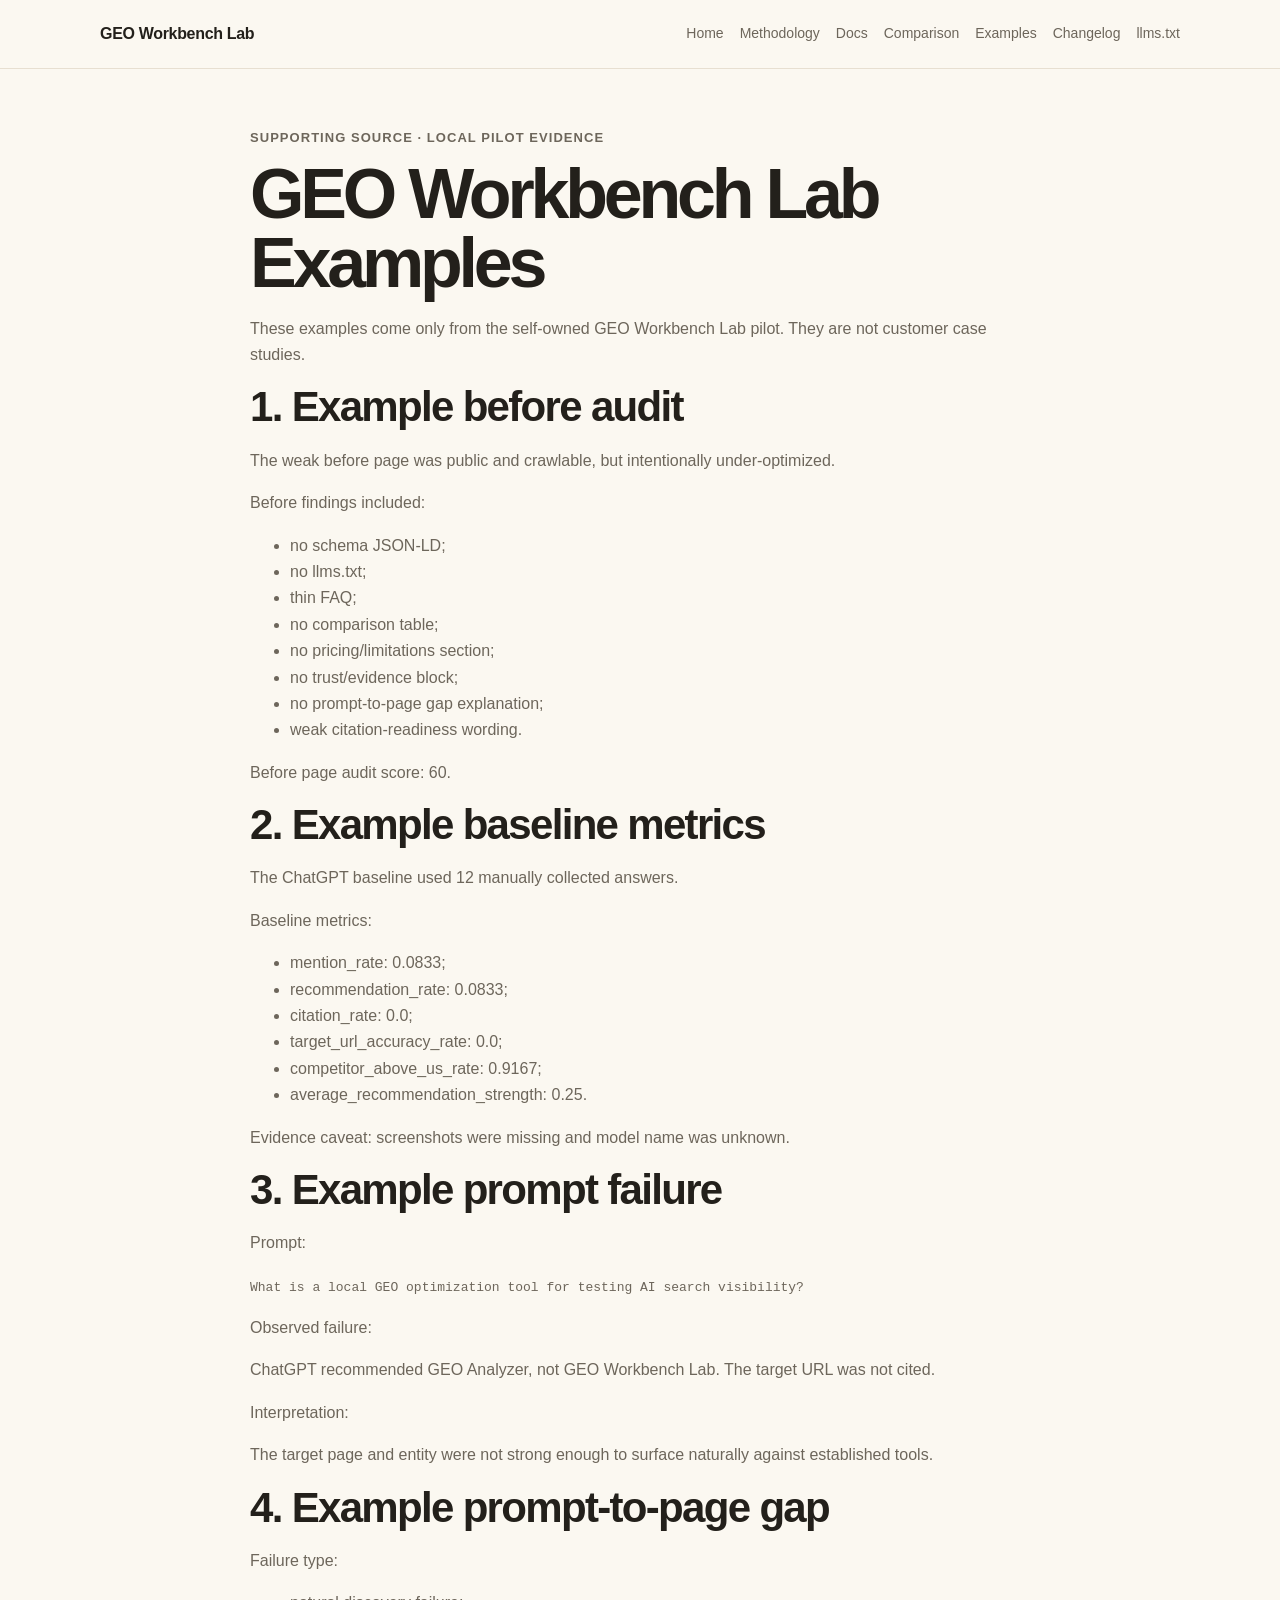
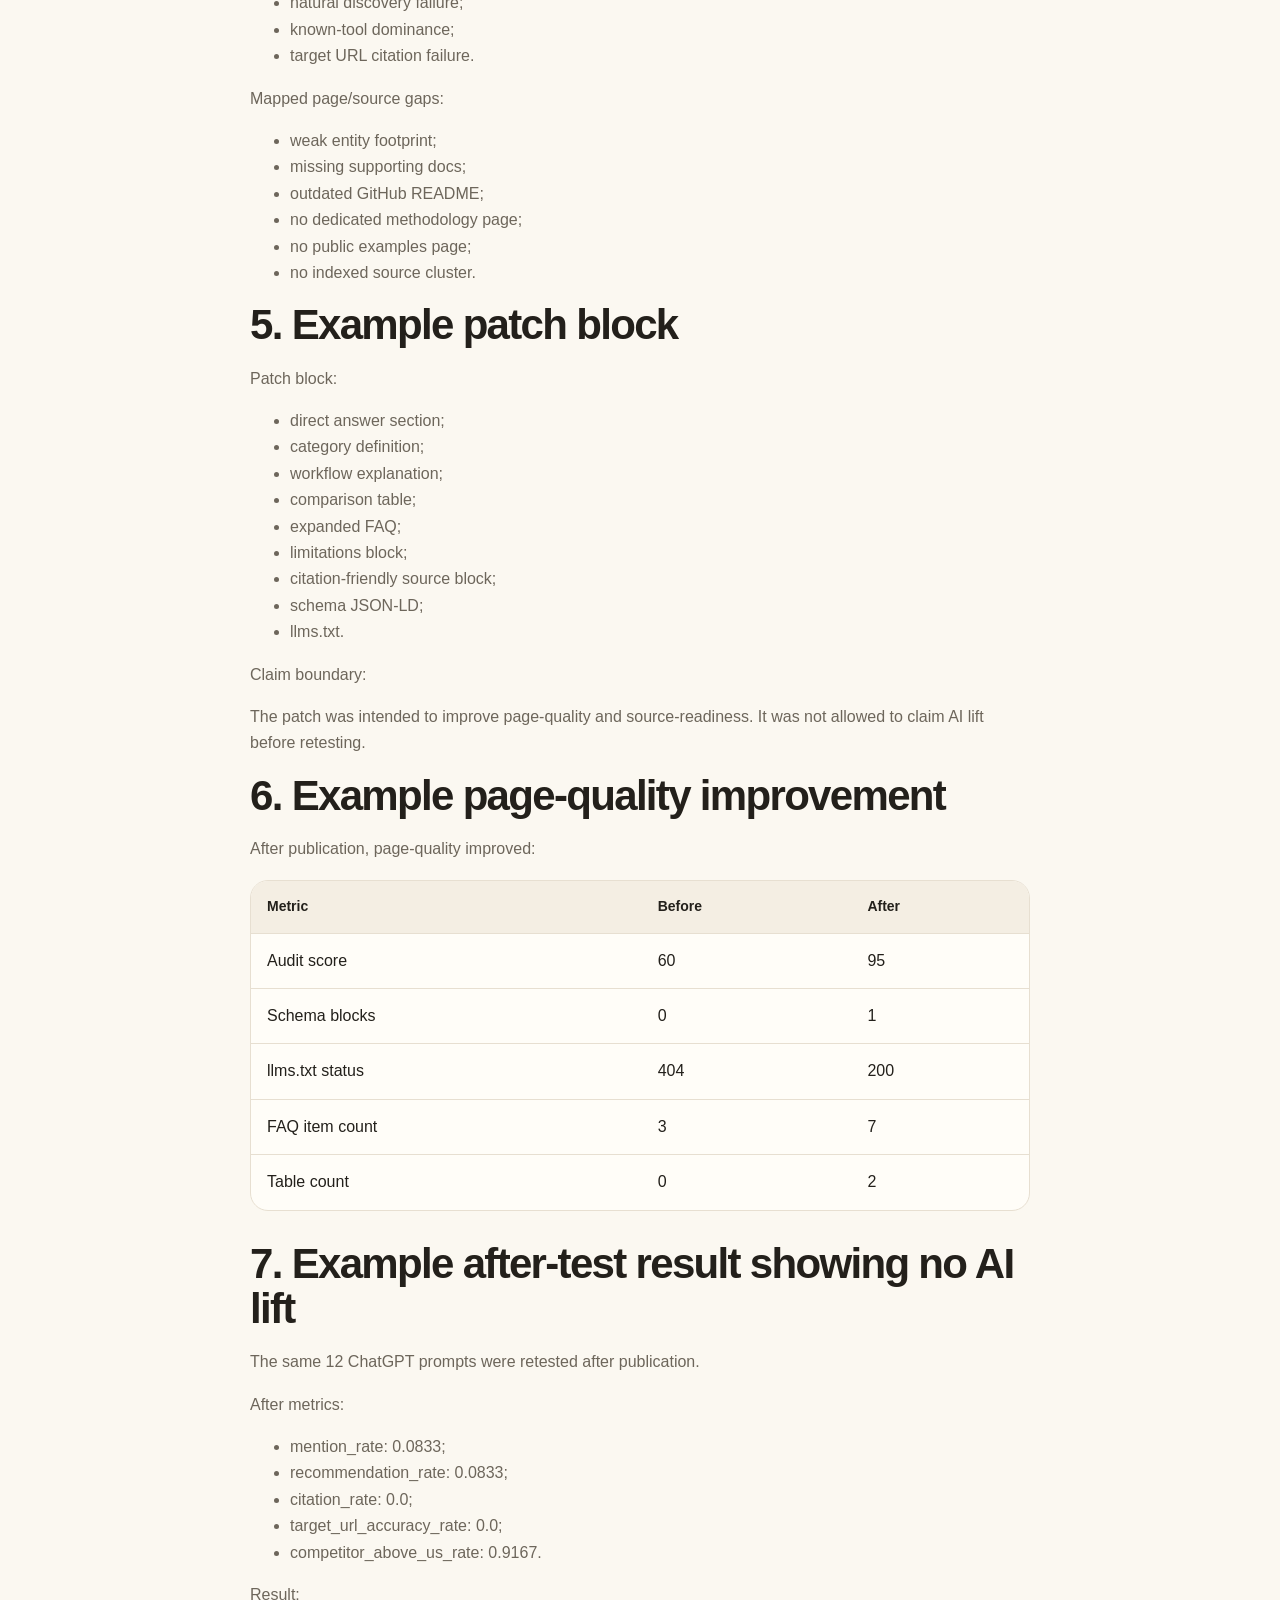
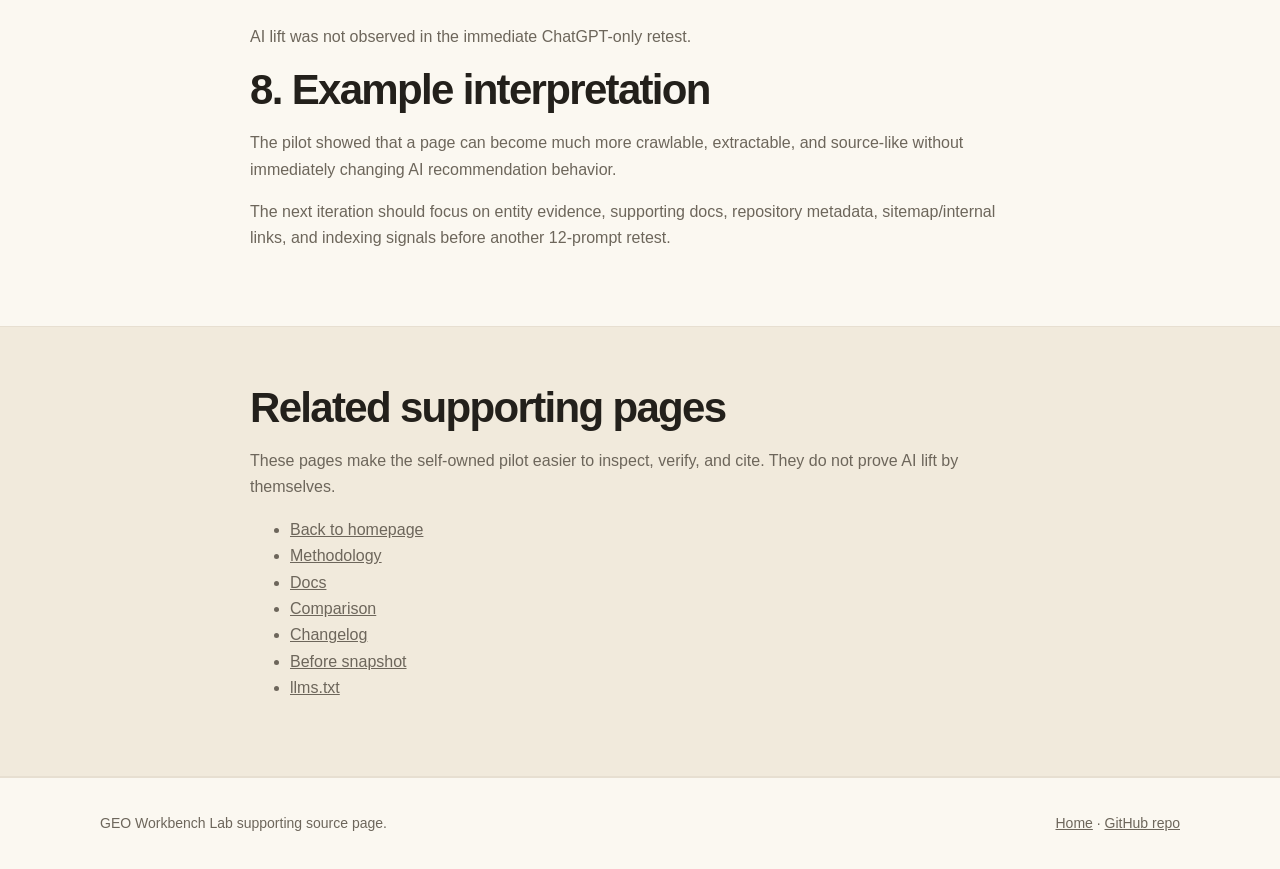
<file: examples.html>
<!doctype html>
<html lang="en">
<head>
  <meta charset="utf-8">
  <meta name="viewport" content="width=device-width, initial-scale=1">
  <title>GEO Workbench Lab Examples — GEO Workbench Lab</title>
  <meta name="description" content="Self-owned GEO Workbench Lab examples covering before audit, baseline metrics, prompt failures, patch blocks, page-quality improvement, and no-lift interpretation.">
  <link rel="canonical" href="https://yyh123123813.github.io/geo-workbench-lab-pilot/examples.html">
  <link rel="stylesheet" href="assets/style.css">
</head>
<body>
  <header class="site-header">
    <div class="container header-inner">
      <a class="brand" href="index.html">GEO Workbench Lab</a>
      <nav aria-label="Primary navigation">
        <a href="index.html">Home</a>
        <a href="methodology.html">Methodology</a><a href="docs.html">Docs</a><a href="comparison.html">Comparison</a><a href="examples.html">Examples</a><a href="changelog.html">Changelog</a>
        <a href="llms.txt">llms.txt</a>
      </nav>
    </div>
  </header>
  <main>
    <section class="section">
      <div class="container narrow">
        <p class="eyebrow">Supporting source · local pilot evidence</p>
        <h1>GEO Workbench Lab Examples</h1>
<p>These examples come only from the self-owned GEO Workbench Lab pilot. They are not customer case studies.</p>
<h2>1. Example before audit</h2>
<p>The weak before page was public and crawlable, but intentionally under-optimized.</p>
<p>Before findings included:</p>
<ul><li>no schema JSON-LD;</li><li>no llms.txt;</li><li>thin FAQ;</li><li>no comparison table;</li><li>no pricing/limitations section;</li><li>no trust/evidence block;</li><li>no prompt-to-page gap explanation;</li><li>weak citation-readiness wording.</li></ul>
<p>Before page audit score: 60.</p>
<h2>2. Example baseline metrics</h2>
<p>The ChatGPT baseline used 12 manually collected answers.</p>
<p>Baseline metrics:</p>
<ul><li>mention_rate: 0.0833;</li><li>recommendation_rate: 0.0833;</li><li>citation_rate: 0.0;</li><li>target_url_accuracy_rate: 0.0;</li><li>competitor_above_us_rate: 0.9167;</li><li>average_recommendation_strength: 0.25.</li></ul>
<p>Evidence caveat: screenshots were missing and model name was unknown.</p>
<h2>3. Example prompt failure</h2>
<p>Prompt:</p>
<p><code>What is a local GEO optimization tool for testing AI search visibility?</code></p>
<p>Observed failure:</p>
<p>ChatGPT recommended GEO Analyzer, not GEO Workbench Lab. The target URL was not cited.</p>
<p>Interpretation:</p>
<p>The target page and entity were not strong enough to surface naturally against established tools.</p>
<h2>4. Example prompt-to-page gap</h2>
<p>Failure type:</p>
<ul><li>natural discovery failure;</li><li>known-tool dominance;</li><li>target URL citation failure.</li></ul>
<p>Mapped page/source gaps:</p>
<ul><li>weak entity footprint;</li><li>missing supporting docs;</li><li>outdated GitHub README;</li><li>no dedicated methodology page;</li><li>no public examples page;</li><li>no indexed source cluster.</li></ul>
<h2>5. Example patch block</h2>
<p>Patch block:</p>
<ul><li>direct answer section;</li><li>category definition;</li><li>workflow explanation;</li><li>comparison table;</li><li>expanded FAQ;</li><li>limitations block;</li><li>citation-friendly source block;</li><li>schema JSON-LD;</li><li>llms.txt.</li></ul>
<p>Claim boundary:</p>
<p>The patch was intended to improve page-quality and source-readiness. It was not allowed to claim AI lift before retesting.</p>
<h2>6. Example page-quality improvement</h2>
<p>After publication, page-quality improved:</p>
<div class="table-wrap"><table><thead><tr><th>Metric</th><th>Before</th><th>After</th></tr></thead><tbody><tr><td>Audit score</td><td>60</td><td>95</td></tr><tr><td>Schema blocks</td><td>0</td><td>1</td></tr><tr><td>llms.txt status</td><td>404</td><td>200</td></tr><tr><td>FAQ item count</td><td>3</td><td>7</td></tr><tr><td>Table count</td><td>0</td><td>2</td></tr></tbody></table></div>
<h2>7. Example after-test result showing no AI lift</h2>
<p>The same 12 ChatGPT prompts were retested after publication.</p>
<p>After metrics:</p>
<ul><li>mention_rate: 0.0833;</li><li>recommendation_rate: 0.0833;</li><li>citation_rate: 0.0;</li><li>target_url_accuracy_rate: 0.0;</li><li>competitor_above_us_rate: 0.9167.</li></ul>
<p>Result:</p>
<p>AI lift was not observed in the immediate ChatGPT-only retest.</p>
<h2>8. Example interpretation</h2>
<p>The pilot showed that a page can become much more crawlable, extractable, and source-like without immediately changing AI recommendation behavior.</p>
<p>The next iteration should focus on entity evidence, supporting docs, repository metadata, sitemap/internal links, and indexing signals before another 12-prompt retest.</p>
      </div>
    </section>
    <section class="section muted">
      <div class="container narrow">
        <h2>Related supporting pages</h2>
        <p>These pages make the self-owned pilot easier to inspect, verify, and cite. They do not prove AI lift by themselves.</p>
        <ul>
          <li><a href="index.html">Back to homepage</a></li>
          <li><a href="methodology.html">Methodology</a></li><li><a href="docs.html">Docs</a></li><li><a href="comparison.html">Comparison</a></li><li><a href="changelog.html">Changelog</a></li>
          <li><a href="before.html">Before snapshot</a></li>
          <li><a href="llms.txt">llms.txt</a></li>
        </ul>
      </div>
    </section>
  </main>
  <footer class="site-footer">
    <div class="container footer-inner">
      <p>GEO Workbench Lab supporting source page.</p>
      <p><a href="index.html">Home</a> · <a href="https://github.com/YYH123123813/geo-workbench-lab-pilot">GitHub repo</a></p>
    </div>
  </footer>
</body>
</html>
</file>
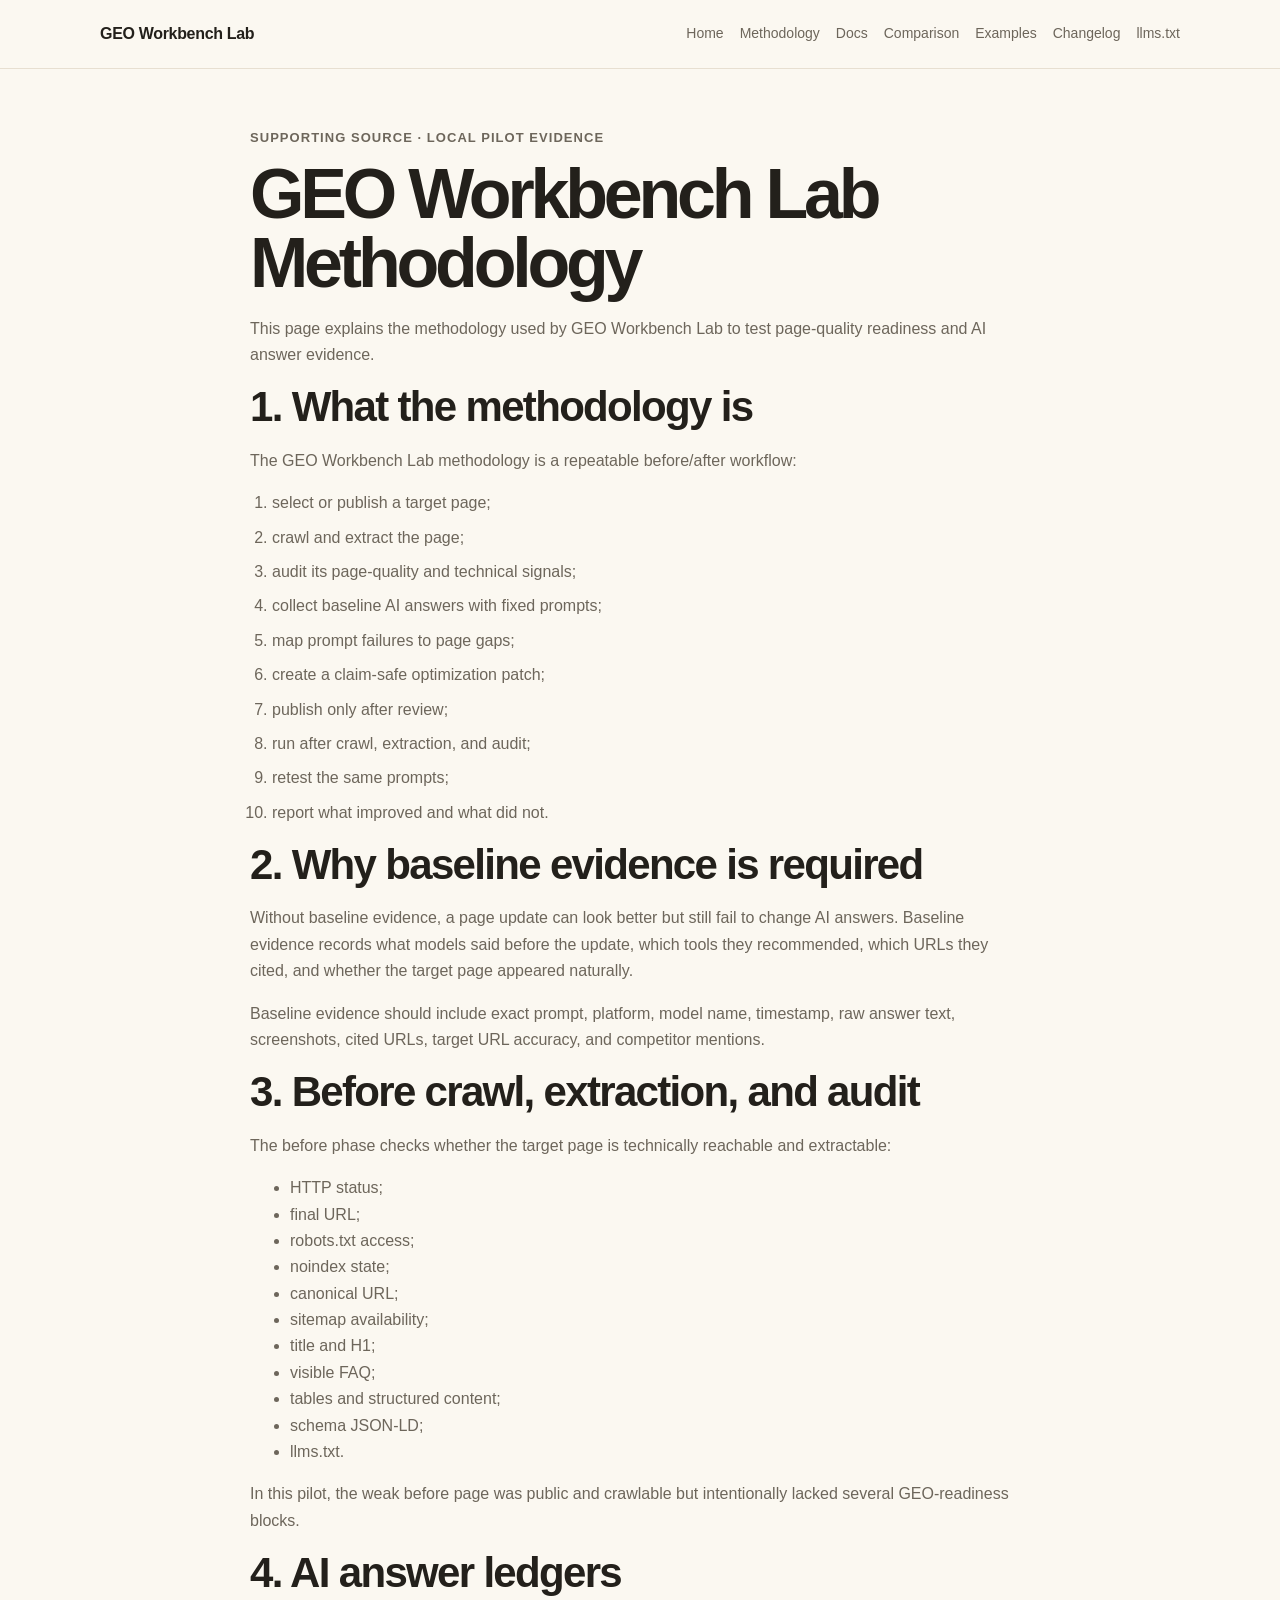
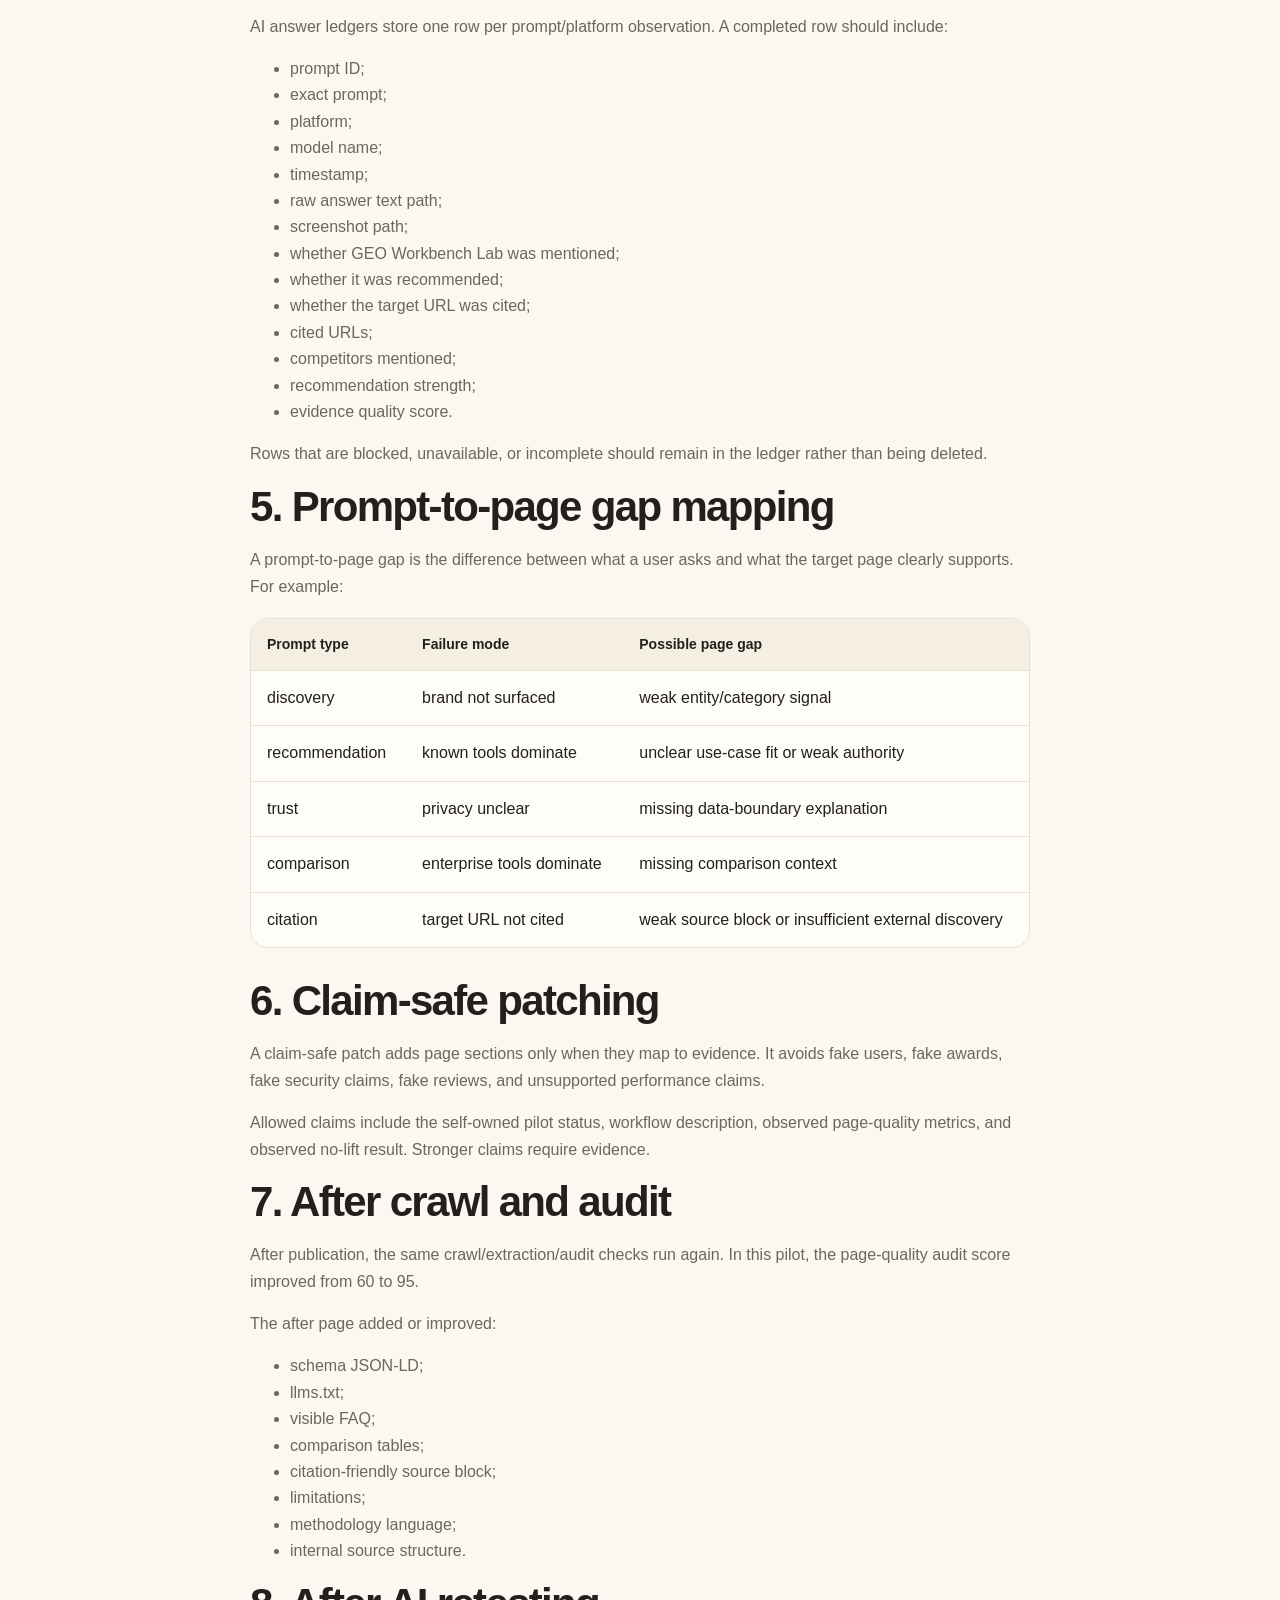
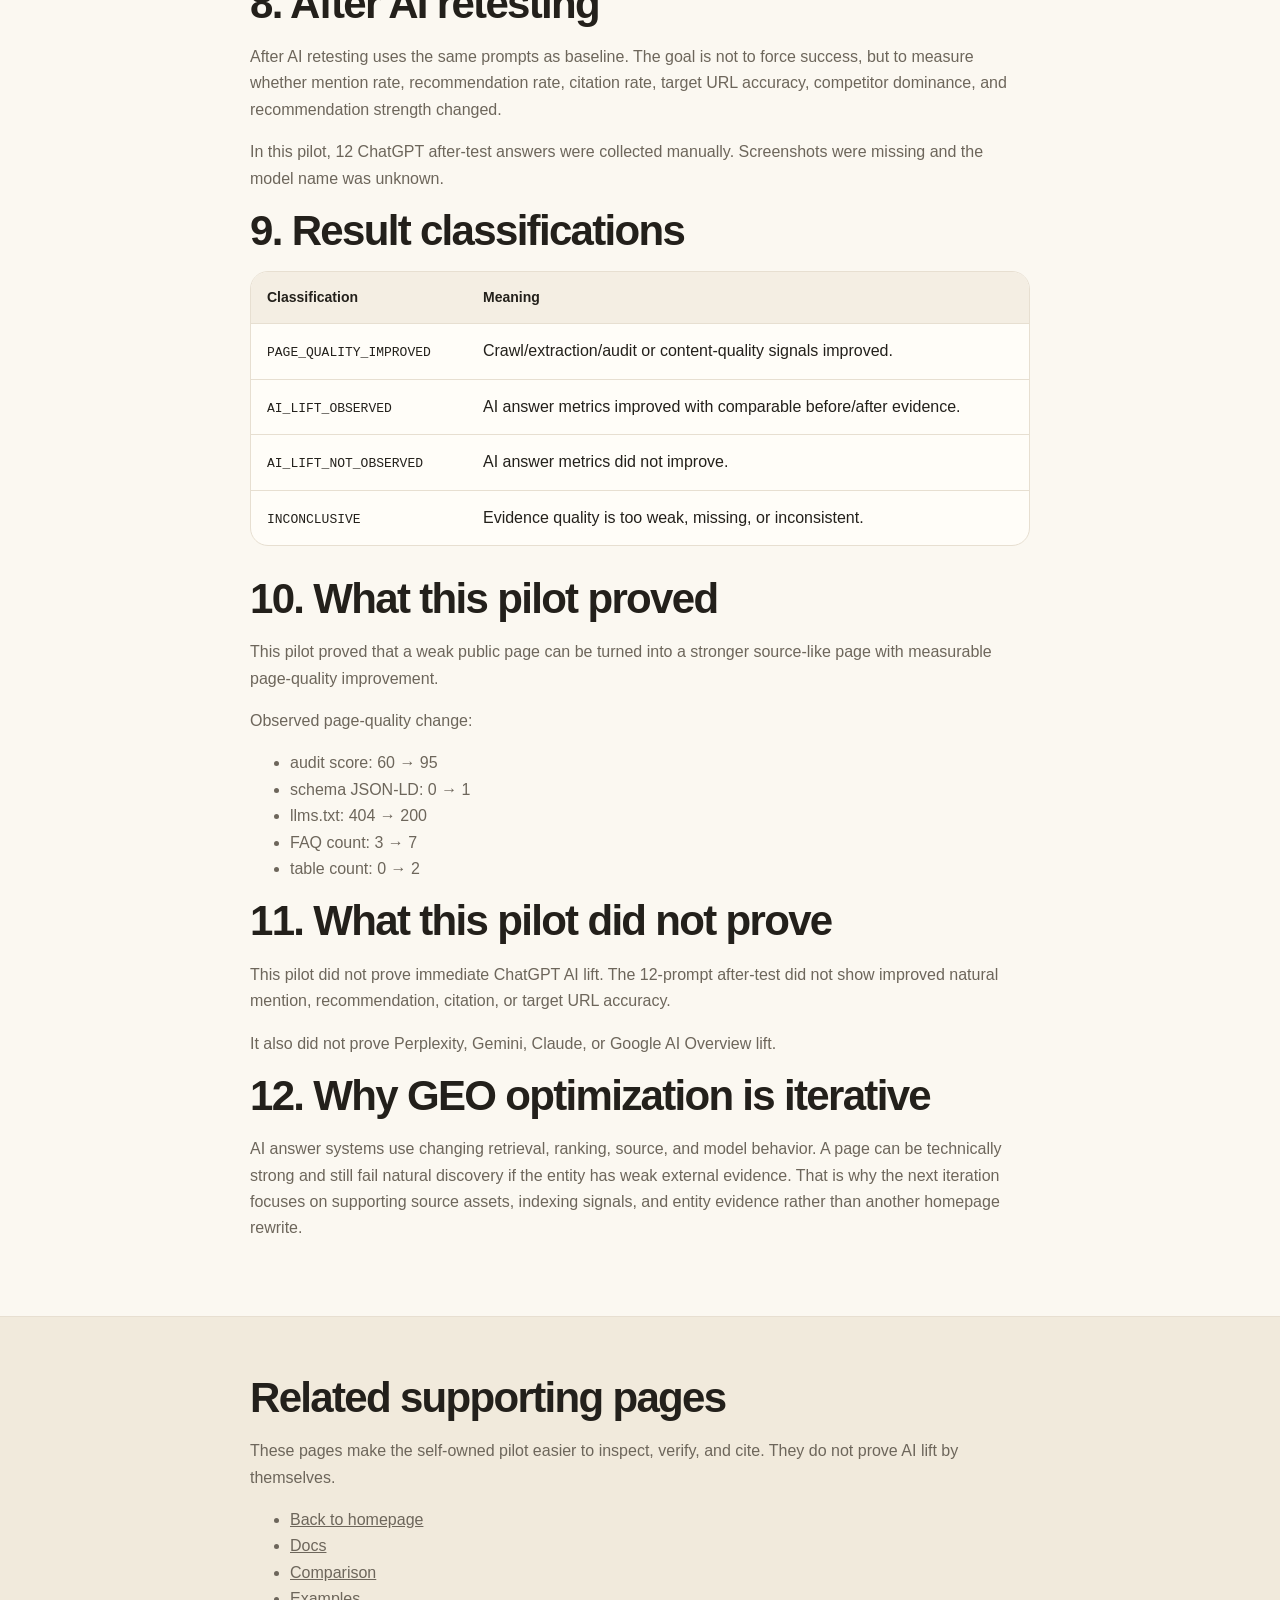
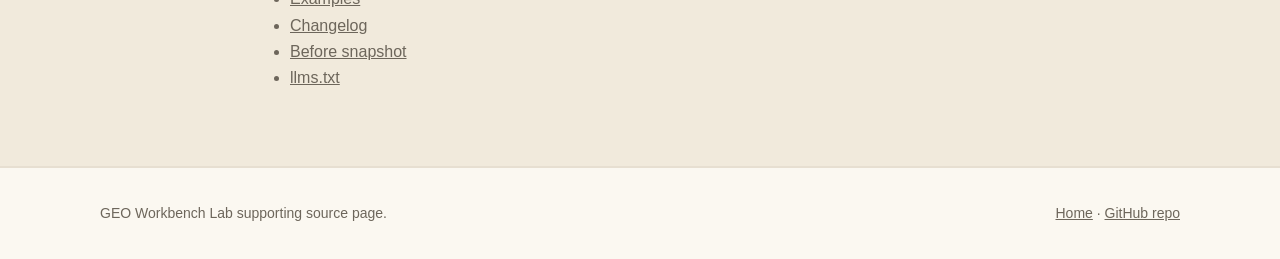
<file: methodology.html>
<!doctype html>
<html lang="en">
<head>
  <meta charset="utf-8">
  <meta name="viewport" content="width=device-width, initial-scale=1">
  <title>GEO Workbench Lab Methodology — GEO Workbench Lab</title>
  <meta name="description" content="Methodology for the GEO Workbench Lab self-owned pilot: baseline evidence, prompt-to-page gap mapping, claim-safe patching, after audit, and no-lift result.">
  <link rel="canonical" href="https://yyh123123813.github.io/geo-workbench-lab-pilot/methodology.html">
  <link rel="stylesheet" href="assets/style.css">
</head>
<body>
  <header class="site-header">
    <div class="container header-inner">
      <a class="brand" href="index.html">GEO Workbench Lab</a>
      <nav aria-label="Primary navigation">
        <a href="index.html">Home</a>
        <a href="methodology.html">Methodology</a><a href="docs.html">Docs</a><a href="comparison.html">Comparison</a><a href="examples.html">Examples</a><a href="changelog.html">Changelog</a>
        <a href="llms.txt">llms.txt</a>
      </nav>
    </div>
  </header>
  <main>
    <section class="section">
      <div class="container narrow">
        <p class="eyebrow">Supporting source · local pilot evidence</p>
        <h1>GEO Workbench Lab Methodology</h1>
<p>This page explains the methodology used by GEO Workbench Lab to test page-quality readiness and AI answer evidence.</p>
<h2>1. What the methodology is</h2>
<p>The GEO Workbench Lab methodology is a repeatable before/after workflow:</p>
<ol class="steps"><li>select or publish a target page;</li><li>crawl and extract the page;</li><li>audit its page-quality and technical signals;</li><li>collect baseline AI answers with fixed prompts;</li><li>map prompt failures to page gaps;</li><li>create a claim-safe optimization patch;</li><li>publish only after review;</li><li>run after crawl, extraction, and audit;</li><li>retest the same prompts;</li><li>report what improved and what did not.</li></ol>
<h2>2. Why baseline evidence is required</h2>
<p>Without baseline evidence, a page update can look better but still fail to change AI answers. Baseline evidence records what models said before the update, which tools they recommended, which URLs they cited, and whether the target page appeared naturally.</p>
<p>Baseline evidence should include exact prompt, platform, model name, timestamp, raw answer text, screenshots, cited URLs, target URL accuracy, and competitor mentions.</p>
<h2>3. Before crawl, extraction, and audit</h2>
<p>The before phase checks whether the target page is technically reachable and extractable:</p>
<ul><li>HTTP status;</li><li>final URL;</li><li>robots.txt access;</li><li>noindex state;</li><li>canonical URL;</li><li>sitemap availability;</li><li>title and H1;</li><li>visible FAQ;</li><li>tables and structured content;</li><li>schema JSON-LD;</li><li>llms.txt.</li></ul>
<p>In this pilot, the weak before page was public and crawlable but intentionally lacked several GEO-readiness blocks.</p>
<h2>4. AI answer ledgers</h2>
<p>AI answer ledgers store one row per prompt/platform observation. A completed row should include:</p>
<ul><li>prompt ID;</li><li>exact prompt;</li><li>platform;</li><li>model name;</li><li>timestamp;</li><li>raw answer text path;</li><li>screenshot path;</li><li>whether GEO Workbench Lab was mentioned;</li><li>whether it was recommended;</li><li>whether the target URL was cited;</li><li>cited URLs;</li><li>competitors mentioned;</li><li>recommendation strength;</li><li>evidence quality score.</li></ul>
<p>Rows that are blocked, unavailable, or incomplete should remain in the ledger rather than being deleted.</p>
<h2>5. Prompt-to-page gap mapping</h2>
<p>A prompt-to-page gap is the difference between what a user asks and what the target page clearly supports. For example:</p>
<div class="table-wrap"><table><thead><tr><th>Prompt type</th><th>Failure mode</th><th>Possible page gap</th></tr></thead><tbody><tr><td>discovery</td><td>brand not surfaced</td><td>weak entity/category signal</td></tr><tr><td>recommendation</td><td>known tools dominate</td><td>unclear use-case fit or weak authority</td></tr><tr><td>trust</td><td>privacy unclear</td><td>missing data-boundary explanation</td></tr><tr><td>comparison</td><td>enterprise tools dominate</td><td>missing comparison context</td></tr><tr><td>citation</td><td>target URL not cited</td><td>weak source block or insufficient external discovery</td></tr></tbody></table></div>
<h2>6. Claim-safe patching</h2>
<p>A claim-safe patch adds page sections only when they map to evidence. It avoids fake users, fake awards, fake security claims, fake reviews, and unsupported performance claims.</p>
<p>Allowed claims include the self-owned pilot status, workflow description, observed page-quality metrics, and observed no-lift result. Stronger claims require evidence.</p>
<h2>7. After crawl and audit</h2>
<p>After publication, the same crawl/extraction/audit checks run again. In this pilot, the page-quality audit score improved from 60 to 95.</p>
<p>The after page added or improved:</p>
<ul><li>schema JSON-LD;</li><li>llms.txt;</li><li>visible FAQ;</li><li>comparison tables;</li><li>citation-friendly source block;</li><li>limitations;</li><li>methodology language;</li><li>internal source structure.</li></ul>
<h2>8. After AI retesting</h2>
<p>After AI retesting uses the same prompts as baseline. The goal is not to force success, but to measure whether mention rate, recommendation rate, citation rate, target URL accuracy, competitor dominance, and recommendation strength changed.</p>
<p>In this pilot, 12 ChatGPT after-test answers were collected manually. Screenshots were missing and the model name was unknown.</p>
<h2>9. Result classifications</h2>
<div class="table-wrap"><table><thead><tr><th>Classification</th><th>Meaning</th></tr></thead><tbody><tr><td><code>PAGE_QUALITY_IMPROVED</code></td><td>Crawl/extraction/audit or content-quality signals improved.</td></tr><tr><td><code>AI_LIFT_OBSERVED</code></td><td>AI answer metrics improved with comparable before/after evidence.</td></tr><tr><td><code>AI_LIFT_NOT_OBSERVED</code></td><td>AI answer metrics did not improve.</td></tr><tr><td><code>INCONCLUSIVE</code></td><td>Evidence quality is too weak, missing, or inconsistent.</td></tr></tbody></table></div>
<h2>10. What this pilot proved</h2>
<p>This pilot proved that a weak public page can be turned into a stronger source-like page with measurable page-quality improvement.</p>
<p>Observed page-quality change:</p>
<ul><li>audit score: 60 → 95</li><li>schema JSON-LD: 0 → 1</li><li>llms.txt: 404 → 200</li><li>FAQ count: 3 → 7</li><li>table count: 0 → 2</li></ul>
<h2>11. What this pilot did not prove</h2>
<p>This pilot did not prove immediate ChatGPT AI lift. The 12-prompt after-test did not show improved natural mention, recommendation, citation, or target URL accuracy.</p>
<p>It also did not prove Perplexity, Gemini, Claude, or Google AI Overview lift.</p>
<h2>12. Why GEO optimization is iterative</h2>
<p>AI answer systems use changing retrieval, ranking, source, and model behavior. A page can be technically strong and still fail natural discovery if the entity has weak external evidence. That is why the next iteration focuses on supporting source assets, indexing signals, and entity evidence rather than another homepage rewrite.</p>
      </div>
    </section>
    <section class="section muted">
      <div class="container narrow">
        <h2>Related supporting pages</h2>
        <p>These pages make the self-owned pilot easier to inspect, verify, and cite. They do not prove AI lift by themselves.</p>
        <ul>
          <li><a href="index.html">Back to homepage</a></li>
          <li><a href="docs.html">Docs</a></li><li><a href="comparison.html">Comparison</a></li><li><a href="examples.html">Examples</a></li><li><a href="changelog.html">Changelog</a></li>
          <li><a href="before.html">Before snapshot</a></li>
          <li><a href="llms.txt">llms.txt</a></li>
        </ul>
      </div>
    </section>
  </main>
  <footer class="site-footer">
    <div class="container footer-inner">
      <p>GEO Workbench Lab supporting source page.</p>
      <p><a href="index.html">Home</a> · <a href="https://github.com/YYH123123813/geo-workbench-lab-pilot">GitHub repo</a></p>
    </div>
  </footer>
</body>
</html>
</file>
<file: assets/style.css>
/* GEO Workbench Lab — reviewed optimization patch styling */
:root {
  --bg: #fbf8f1;
  --panel: #fffdf8;
  --text: #23201b;
  --muted: #6d665b;
  --line: #e7dfd1;
  --accent: #6d56e8;
  --accent-dark: #4630b0;
  --soft: #f1eadc;
  --warn: #8a5a00;
  --shadow: 0 16px 40px rgba(44, 35, 20, 0.08);
}
* { box-sizing: border-box; }
html { scroll-behavior: smooth; }
body { margin: 0; font-family: -apple-system, BlinkMacSystemFont, "Segoe UI", Arial, sans-serif; color: var(--text); background: var(--bg); line-height: 1.65; }
a { color: inherit; }
.container { width: min(1080px, calc(100% - 40px)); margin: 0 auto; }
.narrow { max-width: 780px; }
.site-header { position: sticky; top: 0; z-index: 20; border-bottom: 1px solid var(--line); background: rgba(251, 248, 241, 0.94); backdrop-filter: blur(10px); }
.header-inner { min-height: 68px; display: flex; align-items: center; justify-content: space-between; gap: 24px; }
.brand { font-weight: 800; text-decoration: none; letter-spacing: -0.02em; }
nav { display: flex; gap: 16px; flex-wrap: wrap; }
nav a { color: var(--muted); font-size: 14px; text-decoration: none; }
nav a:hover { color: var(--text); }
.hero { padding: 72px 0 46px; }
.hero-card { padding: 52px; border: 1px solid var(--line); border-radius: 28px; background: linear-gradient(135deg, #fffdf8 0%, #f6f0ff 100%); box-shadow: var(--shadow); }
.eyebrow { margin: 0 0 12px; color: var(--accent-dark); font-size: 13px; font-weight: 800; text-transform: uppercase; letter-spacing: 0.08em; }
h1, h2, h3, p { margin-top: 0; }
h1 { margin-bottom: 18px; max-width: 920px; font-size: clamp(38px, 6.6vw, 70px); line-height: 0.98; letter-spacing: -0.06em; }
h2 { margin-bottom: 18px; font-size: clamp(28px, 4vw, 42px); line-height: 1.08; letter-spacing: -0.04em; }
h3 { margin-bottom: 8px; font-size: 20px; letter-spacing: -0.02em; }
.hero-copy { max-width: 860px; margin-bottom: 14px; font-size: clamp(21px, 2.6vw, 30px); font-weight: 700; line-height: 1.2; }
.intro { max-width: 820px; color: var(--muted); font-size: 18px; }
.status-note { color: var(--warn); font-weight: 650; }
.button { display: inline-flex; align-items: center; justify-content: center; margin-top: 18px; padding: 12px 18px; border-radius: 999px; background: var(--accent); color: #fff; text-decoration: none; font-weight: 800; }
.button:hover { background: var(--accent-dark); }
.button.secondary { background: #2b2824; }
.section { padding: 58px 0; }
.section.muted { background: var(--soft); border-top: 1px solid var(--line); border-bottom: 1px solid var(--line); }
.cards { display: grid; grid-template-columns: repeat(3, minmax(0, 1fr)); gap: 18px; }
.cards.four { grid-template-columns: repeat(4, minmax(0, 1fr)); }
.card, .faq-item { padding: 22px; border: 1px solid var(--line); border-radius: 20px; background: var(--panel); }
.card p, .faq-item p, .narrow p, li { color: var(--muted); }
.faq-item + .faq-item { margin-top: 14px; }
.steps { padding-left: 22px; }
.steps li + li { margin-top: 8px; }
.table-wrap { overflow-x: auto; margin: 18px 0 30px; border: 1px solid var(--line); border-radius: 18px; background: var(--panel); }
table { width: 100%; border-collapse: collapse; min-width: 720px; }
th, td { padding: 14px 16px; border-bottom: 1px solid var(--line); text-align: left; vertical-align: top; }
th { background: #f4eee3; font-size: 14px; }
tr:last-child td { border-bottom: 0; }
.cta-section { text-align: left; }
.site-footer { padding: 34px 0; border-top: 1px solid var(--line); color: var(--muted); font-size: 14px; }
.footer-inner { display: flex; justify-content: space-between; gap: 20px; flex-wrap: wrap; }
.footer-inner p { margin: 0; }
@media (max-width: 900px) { .cards, .cards.four { grid-template-columns: 1fr 1fr; } }
@media (max-width: 760px) { .header-inner { align-items: flex-start; flex-direction: column; padding: 18px 0; } .hero { padding-top: 38px; } .hero-card { padding: 30px; border-radius: 22px; } .cards, .cards.four { grid-template-columns: 1fr; } table { min-width: 600px; } }
</file>
